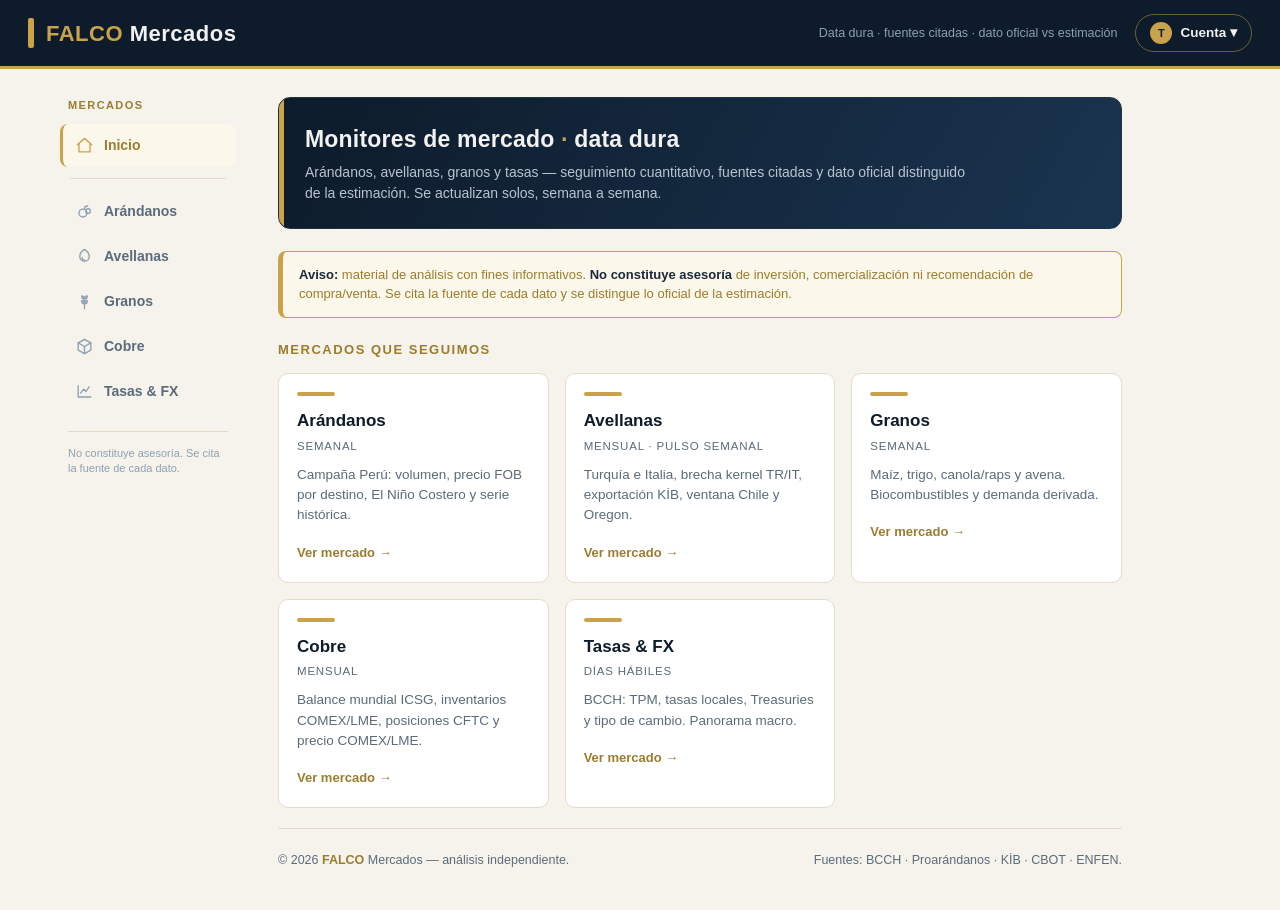
<file: index.html>
<!DOCTYPE html>
<html lang="es">
<head>
<meta charset="utf-8">
<meta name="viewport" content="width=device-width, initial-scale=1">
<title>Falco Mercados — Informes</title>
<link rel="stylesheet" href="assets/style.css">
</head>
<body>

<header class="topbar">
  <div class="brand">
    <div class="bar"></div>
    <h1><span class="gold">FALCO</span> Mercados</h1>
  </div>
  <div class="topright">
    <span class="tagline">Data dura · fuentes citadas · dato oficial vs estimación</span>
    <a class="acct" href="#"><span class="dot">T</span> Cuenta ▾</a>
  </div>
</header>

<div class="layout">
  <aside class="sidebar">
    <div class="side-label">Mercados</div>
    <nav>
      <a href="index.html" class="active"><svg class="ic" viewBox="0 0 24 24" fill="none" stroke="currentColor" stroke-width="1.7" stroke-linecap="round" stroke-linejoin="round"><path d="M3 11l9-8 9 8"/><path d="M5 10v10h14V10"/></svg>Inicio</a>
      <div class="side-div"></div>
      <a href="arandanos.html"><svg class="ic" viewBox="0 0 24 24" fill="none" stroke="currentColor" stroke-width="1.7" stroke-linecap="round" stroke-linejoin="round"><circle cx="10" cy="14" r="5"/><circle cx="16.5" cy="11.5" r="3"/><path d="M12 8.5c0-2 1.5-3.5 4-3.5"/></svg>Arándanos</a>
      <a href="avellanas.html"><svg class="ic" viewBox="0 0 24 24" fill="none" stroke="currentColor" stroke-width="1.7" stroke-linecap="round" stroke-linejoin="round"><path d="M12 3c4 2.5 6 5.5 6 9a6 6 0 0 1-12 0c0-3.5 2-6.5 6-9z"/><path d="M9 13.5c0 1.7 1.3 3 3 3"/></svg>Avellanas</a>
      <a href="granos.html"><svg class="ic" viewBox="0 0 24 24" fill="none" stroke="currentColor" stroke-width="1.7" stroke-linecap="round" stroke-linejoin="round"><path d="M12 21V7"/><path d="M12 9C10 9 8.5 7.5 8.5 5 11 5 12 6.5 12 9z"/><path d="M12 9c2 0 3.5-1.5 3.5-4C13 5 12 6.5 12 9z"/><path d="M12 15c-2 0-3.5-1.5-3.5-4 2.5 0 3.5 1.5 3.5 4z"/><path d="M12 15c2 0 3.5-1.5 3.5-4C13 11 12 12.5 12 15z"/></svg>Granos</a>
      <a href="cobre.html"><svg class="ic" viewBox="0 0 24 24" fill="none" stroke="currentColor" stroke-width="1.7" stroke-linecap="round" stroke-linejoin="round"><path d="M12 3l8 4.5v9L12 21l-8-4.5v-9z"/><path d="M4 7.5l8 4.5 8-4.5"/><path d="M12 12v9"/></svg>Cobre</a>
      <a href="tasas.html"><svg class="ic" viewBox="0 0 24 24" fill="none" stroke="currentColor" stroke-width="1.7" stroke-linecap="round" stroke-linejoin="round"><path d="M4 5v14h16"/><path d="M7 14l4-5 3 3 4-6"/></svg>Tasas &amp; FX</a>
    </nav>
    <div class="side-foot">No constituye asesoría. Se cita la fuente de cada dato.</div>
  </aside>

  <main class="main">
    <div class="hero">
      <h2>Monitores de mercado <span class="gold">·</span> data dura</h2>
      <p>Arándanos, avellanas, granos y tasas — seguimiento cuantitativo, fuentes citadas y dato oficial distinguido de la estimación. Se actualizan solos, semana a semana.</p>
    </div>
    <div class="disc">
      <strong>Aviso:</strong> material de análisis con fines informativos.
      <strong>No constituye asesoría</strong> de inversión, comercialización ni recomendación de compra/venta.
      Se cita la fuente de cada dato y se distingue lo oficial de la estimación.
    </div>

    <h2 class="sec">Mercados que seguimos</h2>
    <div class="grid">
      <a class="card" href="arandanos.html">
        <div class="top"></div><h3>Arándanos</h3>
        <div class="freq">Semanal</div>
        <p>Campaña Perú: volumen, precio FOB por destino, El Niño Costero y serie histórica.</p>
        <span class="go">Ver mercado</span>
      </a>
      <a class="card" href="avellanas.html">
        <div class="top"></div><h3>Avellanas</h3>
        <div class="freq">Mensual · pulso semanal</div>
        <p>Turquía e Italia, brecha kernel TR/IT, exportación KİB, ventana Chile y Oregon.</p>
        <span class="go">Ver mercado</span>
      </a>
      <a class="card" href="granos.html">
        <div class="top"></div><h3>Granos</h3>
        <div class="freq">Semanal</div>
        <p>Maíz, trigo, canola/raps y avena. Biocombustibles y demanda derivada.</p>
        <span class="go">Ver mercado</span>
      </a>
      <a class="card" href="cobre.html">
        <div class="top"></div><h3>Cobre</h3>
        <div class="freq">Mensual</div>
        <p>Balance mundial ICSG, inventarios COMEX/LME, posiciones CFTC y precio COMEX/LME.</p>
        <span class="go">Ver mercado</span>
      </a>
      <a class="card" href="tasas.html">
        <div class="top"></div><h3>Tasas &amp; FX</h3>
        <div class="freq">Días hábiles</div>
        <p>BCCH: TPM, tasas locales, Treasuries y tipo de cambio. Panorama macro.</p>
        <span class="go">Ver mercado</span>
      </a>
    </div>

    <footer>
      <div class="row">
        <span>© <span id="yr"></span> <span class="gold">FALCO</span> Mercados — análisis independiente.</span>
        <span>Fuentes: BCCH · Proarándanos · KİB · CBOT · ENFEN.</span>
      </div>
    </footer>
  </main>
</div>
<script>document.getElementById('yr').textContent=new Date().getFullYear();</script>
</body>
</html>
</file>
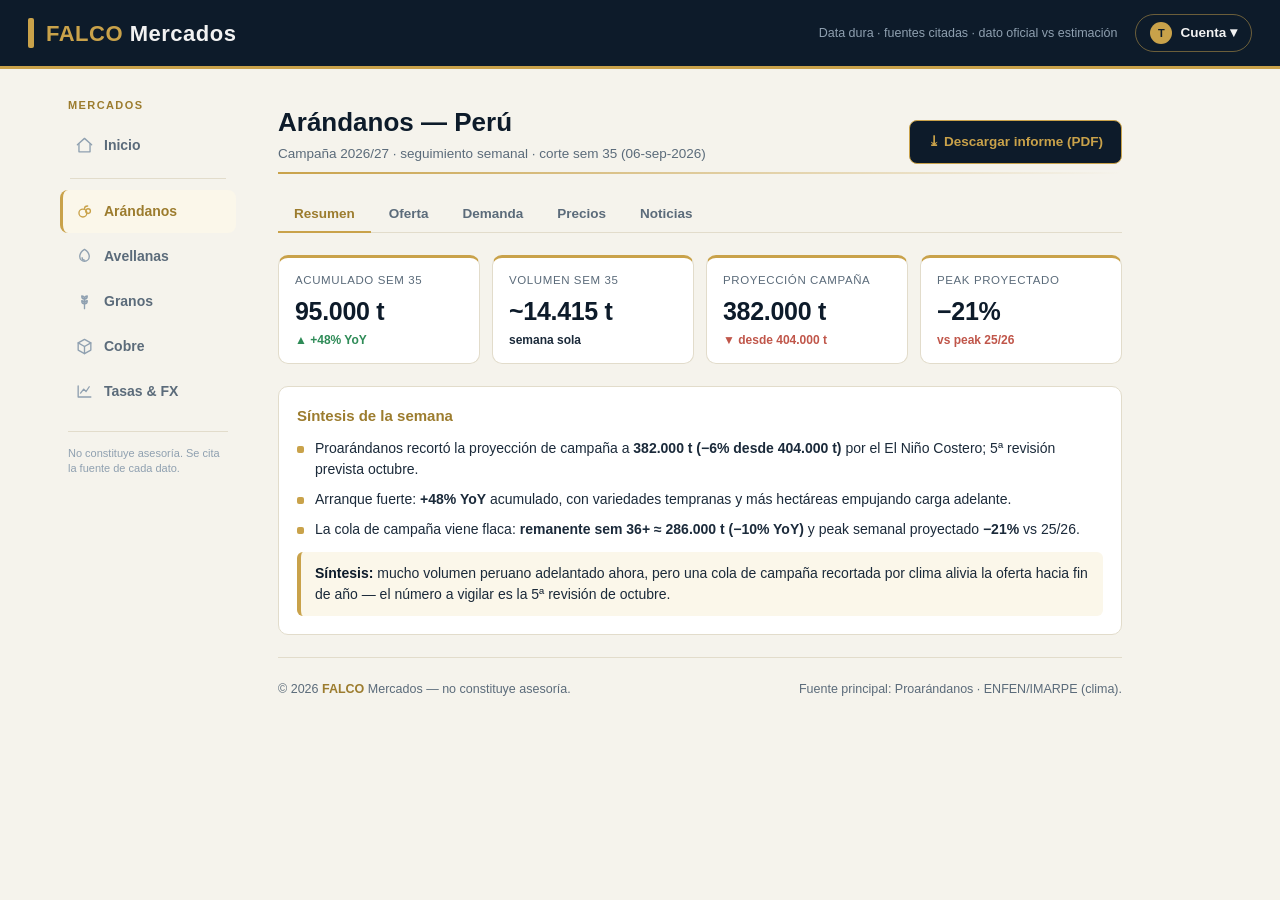
<file: arandanos.html>
<!DOCTYPE html>
<html lang="es">
<head>
<meta charset="utf-8">
<meta name="viewport" content="width=device-width, initial-scale=1">
<title>Falco Mercados — Arándanos</title>
<link rel="stylesheet" href="assets/style.css">
<script src="assets/chart.min.js"></script>
</head>
<body>

<header class="topbar">
  <div class="brand">
    <div class="bar"></div>
    <h1><span class="gold">FALCO</span> Mercados</h1>
  </div>
  <div class="topright">
    <span class="tagline">Data dura · fuentes citadas · dato oficial vs estimación</span>
    <a class="acct" href="#"><span class="dot">T</span> Cuenta ▾</a>
  </div>
</header>

<div class="layout">
  <aside class="sidebar">
    <div class="side-label">Mercados</div>
    <nav>
      <a href="index.html"><svg class="ic" viewBox="0 0 24 24" fill="none" stroke="currentColor" stroke-width="1.7" stroke-linecap="round" stroke-linejoin="round"><path d="M3 11l9-8 9 8"/><path d="M5 10v10h14V10"/></svg>Inicio</a>
      <div class="side-div"></div>
      <a href="arandanos.html" class="active"><svg class="ic" viewBox="0 0 24 24" fill="none" stroke="currentColor" stroke-width="1.7" stroke-linecap="round" stroke-linejoin="round"><circle cx="10" cy="14" r="5"/><circle cx="16.5" cy="11.5" r="3"/><path d="M12 8.5c0-2 1.5-3.5 4-3.5"/></svg>Arándanos</a>
      <a href="avellanas.html"><svg class="ic" viewBox="0 0 24 24" fill="none" stroke="currentColor" stroke-width="1.7" stroke-linecap="round" stroke-linejoin="round"><path d="M12 3c4 2.5 6 5.5 6 9a6 6 0 0 1-12 0c0-3.5 2-6.5 6-9z"/><path d="M9 13.5c0 1.7 1.3 3 3 3"/></svg>Avellanas</a>
      <a href="granos.html"><svg class="ic" viewBox="0 0 24 24" fill="none" stroke="currentColor" stroke-width="1.7" stroke-linecap="round" stroke-linejoin="round"><path d="M12 21V7"/><path d="M12 9C10 9 8.5 7.5 8.5 5 11 5 12 6.5 12 9z"/><path d="M12 9c2 0 3.5-1.5 3.5-4C13 5 12 6.5 12 9z"/><path d="M12 15c-2 0-3.5-1.5-3.5-4 2.5 0 3.5 1.5 3.5 4z"/><path d="M12 15c2 0 3.5-1.5 3.5-4C13 11 12 12.5 12 15z"/></svg>Granos</a>
      <a href="cobre.html"><svg class="ic" viewBox="0 0 24 24" fill="none" stroke="currentColor" stroke-width="1.7" stroke-linecap="round" stroke-linejoin="round"><path d="M12 3l8 4.5v9L12 21l-8-4.5v-9z"/><path d="M4 7.5l8 4.5 8-4.5"/><path d="M12 12v9"/></svg>Cobre</a>
      <a href="tasas.html"><svg class="ic" viewBox="0 0 24 24" fill="none" stroke="currentColor" stroke-width="1.7" stroke-linecap="round" stroke-linejoin="round"><path d="M4 5v14h16"/><path d="M7 14l4-5 3 3 4-6"/></svg>Tasas &amp; FX</a>
    </nav>
    <div class="side-foot">No constituye asesoría. Se cita la fuente de cada dato.</div>
  </aside>

  <main class="main">
    <div class="mkt-head">
      <div>
        <h2>Arándanos — Perú</h2>
        <div class="sub">Campaña 2026/27 · seguimiento semanal · corte sem 35 (06-sep-2026)</div>
      </div>
      <a class="btn-dl" href="informes/informe_peru_arandano_FALCO.pdf" download>Descargar informe (PDF)</a>
    </div>
    <div class="goldline"></div>

    <div class="subtabs">
      <button class="subtab" data-tab="resumen">Resumen</button>
      <button class="subtab" data-tab="oferta">Oferta</button>
      <button class="subtab" data-tab="demanda">Demanda</button>
      <button class="subtab" data-tab="precios">Precios</button>
      <button class="subtab" data-tab="noticias">Noticias</button>
    </div>

    <!-- RESUMEN -->
    <div class="tabpane" data-tab="resumen">
      <div class="stats">
        <div class="stat"><div class="k">Acumulado sem 35</div><div class="v">95.000 t</div><div class="d up">▲ +48% YoY</div></div>
        <div class="stat"><div class="k">Volumen sem 35</div><div class="v">~14.415 t</div><div class="d">semana sola</div></div>
        <div class="stat"><div class="k">Proyección campaña</div><div class="v">382.000 t</div><div class="d down">▼ desde 404.000 t</div></div>
        <div class="stat"><div class="k">Peak proyectado</div><div class="v">−21%</div><div class="d down">vs peak 25/26</div></div>
      </div>
      <div class="commentary">
        <h3>Síntesis de la semana</h3>
        <ul>
          <li>Proarándanos recortó la proyección de campaña a <strong>382.000 t (−6% desde 404.000 t)</strong> por el El Niño Costero; 5ª revisión prevista octubre.</li>
          <li>Arranque fuerte: <strong>+48% YoY</strong> acumulado, con variedades tempranas y más hectáreas empujando carga adelante.</li>
          <li>La cola de campaña viene flaca: <strong>remanente sem 36+ ≈ 286.000 t (−10% YoY)</strong> y peak semanal proyectado <strong>−21%</strong> vs 25/26.</li>
        </ul>
        <div class="lede"><strong>Síntesis:</strong> mucho volumen peruano adelantado ahora, pero una cola de campaña recortada por clima alivia la oferta hacia fin de año — el número a vigilar es la 5ª revisión de octubre.</div>
      </div>
    </div>

    <!-- OFERTA -->
    <div class="tabpane" data-tab="oferta">
      <div class="panel">
        <h3>Volumen acumulado y ritmo interanual</h3>
        <div class="cap">Barras = acumulado exportado (t). Línea = variación interanual (% YoY).</div>
        <div class="chartbox"><canvas id="chartVol"></canvas></div>
        <div class="src">Fuente: Proarándanos (reportes semanales). Sem 35 cifra de prensa redondeada.</div>
      </div>
      <div class="panel">
        <h3>Volumen semanal (t)</h3>
        <div class="cap">Exportación de la semana, derivada del delta de acumulado.</div>
        <div class="chartbox"><canvas id="chartWk"></canvas></div>
        <div class="src">Fuente: Proarándanos. Semanas sin dato semanal publicado se omiten.</div>
      </div>
      <div class="commentary">
        <h3>Oferta y clima</h3>
        <ul>
          <li>Proyección recortada a <strong>382.000 t</strong> (−22.000 t) por deterioro del <strong>El Niño Costero</strong>; ENFEN proyecta magnitud extraordinaria sep-2026→ene-2027.</li>
          <li>Remanente sem 36+ ≈ <strong>286.000 t (−10% YoY)</strong>: adelanto de carga con cola de campaña más delgada.</li>
          <li>Riesgo Botrytis en zona líder La Libertad (42,9% del área) por noches cálidas y lluvia sobre normal.</li>
        </ul>
      </div>
    </div>

    <!-- DEMANDA -->
    <div class="tabpane" data-tab="demanda">
      <div class="panel">
        <h3>Destino de la exportación (acum. sem 33)</h3>
        <div class="cap">Reparto por mercado del volumen acumulado. Último corte con desglose publicado.</div>
        <div class="chartbox"><canvas id="chartDest"></canvas></div>
        <div class="src">Fuente: Proarándanos sem 33 (23-ago-2026). El split sem 34/35 aún no se publica; se ancla honesto en sem 33.</div>
      </div>
      <div class="commentary">
        <h3>Lectura de demanda</h3>
        <ul>
          <li><strong>EEUU 43%</strong> (28.945 t, +114% YoY) sigue de motor pese al arancel 12,5%.</li>
          <li><strong>Europa 26%</strong> (17.189 t, +93% YoY) firme.</li>
          <li><strong>China 15%</strong> (9.694 t, −19% YoY): el único destino que cae, reacomodo tras su propia sobreoferta.</li>
        </ul>
      </div>
    </div>

    <!-- PRECIOS -->
    <div class="tabpane" data-tab="precios">
      <div class="panel">
        <h3>Precio FOB — referencia por mercado (US$/kg)</h3>
        <div class="cap">Promedio campaña 25/26 (referencia) vs 26/27 a la fecha.</div>
        <div class="chartbox"><canvas id="chartPrecio"></canvas></div>
        <div class="src">Fuente: Fluctuante (prom 25/26) · inteligencia de mercado (26/27, referencial n=1).</div>
      </div>
      <div class="commentary">
        <div class="lede"><span class="soon-note">Honestidad: el precio FOB semanal por mercado <strong>no es público gratis</strong>. La serie de precio 26/27 se construye semana a semana con cada dato real; hoy solo hay 1 punto referencial (sem 32: EEUU 6,45 / Europa 6,55). Los promedios 25/26 vienen de Fluctuante.</span></div>
      </div>
    </div>

    <!-- NOTICIAS -->
    <div class="tabpane" data-tab="noticias">
      <div class="newslist">
        <a href="https://redagricola.com/proarandanos-recorta-su-proyeccion-para-la-campana-2026-27-a-382-mil-toneladas/" target="_blank" rel="noopener">
          <div class="nt">Proarándanos recorta su proyección 2026/27 a 382 mil t</div>
          <div class="nm"><span class="fuente">Redagrícola</span> · sep-2026 · clima El Niño Costero como driver</div></a>
        <a href="https://blueberriesconsulting.com/proarandanos-reduce-a-382-mil-toneladas-la-proyeccion-de-exportaciones-de-arandanos-peruanos" target="_blank" rel="noopener">
          <div class="nt">Proarándanos reduce a 382 mil t la proyección de exportaciones</div>
          <div class="nm"><span class="fuente">Blueberries Consulting</span> · sep-2026 · 5ª revisión prevista octubre</div></a>
        <a href="https://revistalombriz.com.pe/arandanos-clima-recorta-exportacion-2027/" target="_blank" rel="noopener">
          <div class="nt">Clima recorta la exportación de arándanos en 22 mil t</div>
          <div class="nm"><span class="fuente">Revista Lombriz</span> · sep-2026 · impacto en peak de campaña</div></a>
        <a href="https://diariocorreo.pe/edicion/ica/ica-supera-las-9-mil-toneladas-de-arandanos-exportados-durante-la-campana-2026-2027-noticia/" target="_blank" rel="noopener">
          <div class="nt">Ica supera las 9 mil toneladas en la campaña 2026/27</div>
          <div class="nm"><span class="fuente">Diario Correo</span> · sep-2026 · arranque temprano fuerte del sur</div></a>
      </div>
    </div>

    <footer>
      <div class="row">
        <span>© <span id="yr"></span> <span class="gold">FALCO</span> Mercados — no constituye asesoría.</span>
        <span>Fuente principal: Proarándanos · ENFEN/IMARPE (clima).</span>
      </div>
    </footer>
  </main>
</div>

<script>
document.getElementById('yr').textContent=new Date().getFullYear();
const GOLD='#C9A24A',NAVY='#0D1B2A',BLUE='#3E6B8F',RED='#C0564A',GREEN='#2E8B57',GREY='#5B6B7A',LGREY='#8FA0B0',LINE='#E2DCCB';
Chart.defaults.font.family="-apple-system,Segoe UI,Roboto,Helvetica,Arial,sans-serif";
Chart.defaults.color=GREY;
const charts={};
function build(tab){
  if(tab==='oferta'&&!charts.vol){
    charts.vol=new Chart(document.getElementById('chartVol'),{
      data:{labels:['S29','S30','S32','S33','S34','S35'],
        datasets:[
          {type:'bar',label:'Acumulado (t)',data:[26709,33275,53465,66737,80585,95000],backgroundColor:BLUE+'CC',borderRadius:4,yAxisID:'y',order:2},
          {type:'line',label:'YoY (%)',data:[114,91,null,65,56,48],borderColor:RED,backgroundColor:RED,borderWidth:2,tension:.25,spanGaps:true,pointRadius:4,yAxisID:'y1',order:1}
        ]},
      options:{maintainAspectRatio:false,interaction:{mode:'index',intersect:false},
        plugins:{legend:{labels:{boxWidth:14,usePointStyle:true}}},
        scales:{y:{title:{display:true,text:'Acumulado (t)'},grid:{color:LINE}},
          y1:{position:'right',title:{display:true,text:'YoY (%)'},grid:{drawOnChartArea:false},ticks:{callback:v=>v+'%'}},
          x:{grid:{display:false}}}}});
    charts.wk=new Chart(document.getElementById('chartWk'),{
      type:'bar',data:{labels:['S30','S33','S34','S35'],datasets:[{label:'Volumen semanal (t)',data:[6491,12355,13848,14415],backgroundColor:GOLD,borderRadius:4}]},
      options:{maintainAspectRatio:false,plugins:{legend:{display:false}},
        scales:{y:{title:{display:true,text:'t / semana'},grid:{color:LINE}},x:{grid:{display:false}}}}});
  }
  if(tab==='demanda'&&!charts.dest){
    charts.dest=new Chart(document.getElementById('chartDest'),{
      type:'doughnut',
      data:{labels:['EEUU','Europa','China','Otros'],
        datasets:[{data:[28945,17189,9694,10909],backgroundColor:[BLUE,GREEN,GOLD,LGREY],borderWidth:2,borderColor:'#fff'}]},
      options:{maintainAspectRatio:false,cutout:'58%',
        plugins:{legend:{position:'right',labels:{boxWidth:14,usePointStyle:true,padding:14}},
          tooltip:{callbacks:{label:c=>' '+c.label+': '+c.parsed.toLocaleString('es')+' t ('+Math.round(c.parsed/66737*100)+'%)'}}}}});
  }
  if(tab==='precios'&&!charts.precio){
    charts.precio=new Chart(document.getElementById('chartPrecio'),{
      type:'bar',
      data:{labels:['EEUU','Europa'],
        datasets:[
          {label:'Prom 25/26',data:[6.46,6.42],backgroundColor:LGREY,borderRadius:4},
          {label:'26/27 a la fecha',data:[6.45,6.55],backgroundColor:GOLD,borderRadius:4}
        ]},
      options:{maintainAspectRatio:false,
        plugins:{legend:{labels:{boxWidth:14,usePointStyle:true}},
          tooltip:{callbacks:{label:c=>' '+c.dataset.label+': US$'+c.parsed.y.toFixed(2)+'/kg'}}},
        scales:{y:{title:{display:true,text:'US$/kg'},min:5.5,max:7,grid:{color:LINE}},x:{grid:{display:false}}}}});
  }
  Object.values(charts).forEach(c=>c.resize());
}
function show(tab){
  document.querySelectorAll('.subtab').forEach(b=>b.classList.toggle('active',b.dataset.tab===tab));
  document.querySelectorAll('.tabpane').forEach(p=>p.classList.toggle('active',p.dataset.tab===tab));
  build(tab);
}
document.querySelectorAll('.subtab').forEach(b=>b.addEventListener('click',()=>show(b.dataset.tab)));
show('resumen');
</script>
</body>
</html>
</file>
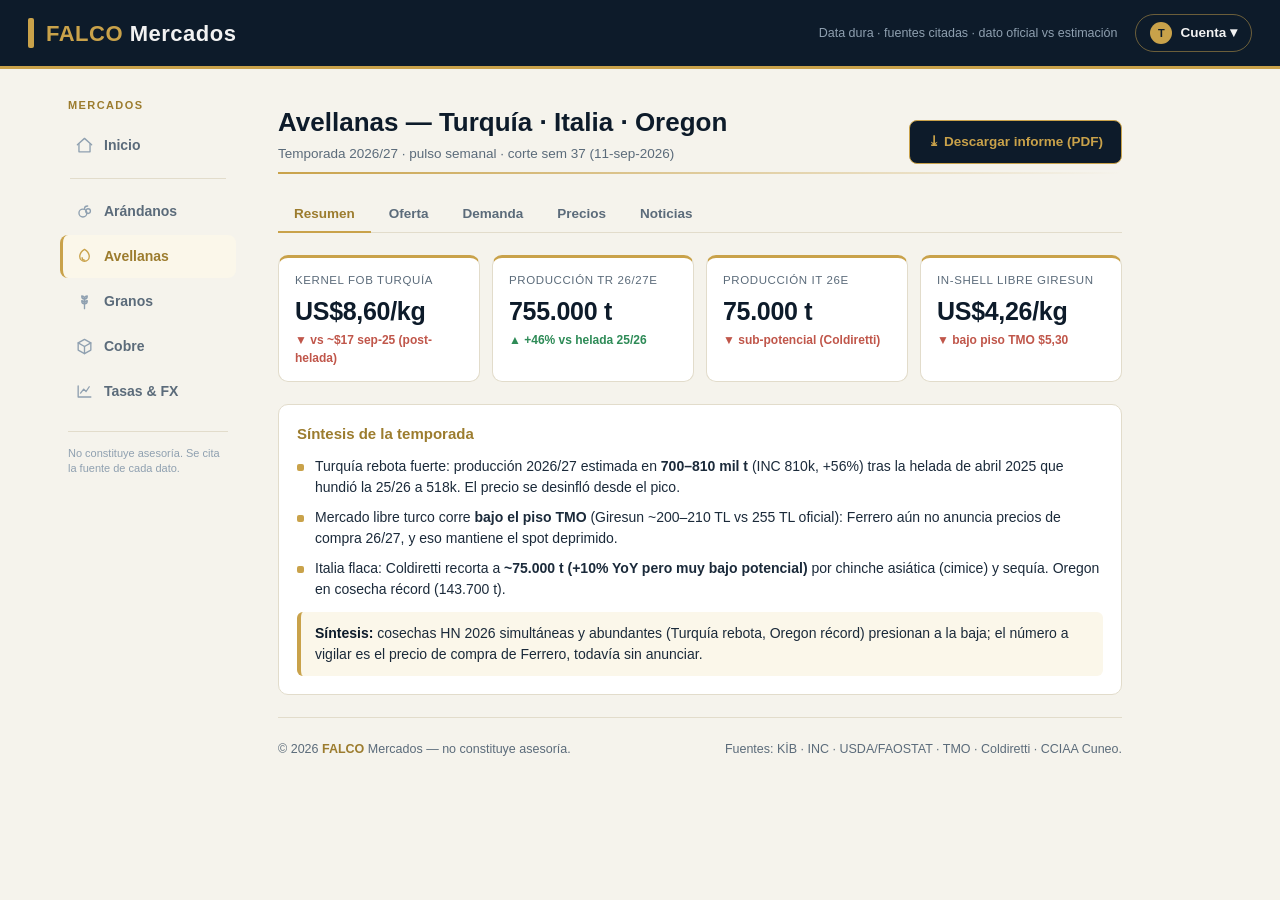
<file: avellanas.html>
<!DOCTYPE html>
<html lang="es">
<head>
<meta charset="utf-8">
<meta name="viewport" content="width=device-width, initial-scale=1">
<title>Falco Mercados — Avellanas</title>
<link rel="stylesheet" href="assets/style.css">
<script src="assets/chart.min.js"></script>
</head>
<body>

<header class="topbar">
  <div class="brand">
    <div class="bar"></div>
    <h1><span class="gold">FALCO</span> Mercados</h1>
  </div>
  <div class="topright">
    <span class="tagline">Data dura · fuentes citadas · dato oficial vs estimación</span>
    <a class="acct" href="#"><span class="dot">T</span> Cuenta ▾</a>
  </div>
</header>

<div class="layout">
  <aside class="sidebar">
    <div class="side-label">Mercados</div>
    <nav>
      <a href="index.html"><svg class="ic" viewBox="0 0 24 24" fill="none" stroke="currentColor" stroke-width="1.7" stroke-linecap="round" stroke-linejoin="round"><path d="M3 11l9-8 9 8"/><path d="M5 10v10h14V10"/></svg>Inicio</a>
      <div class="side-div"></div>
      <a href="arandanos.html"><svg class="ic" viewBox="0 0 24 24" fill="none" stroke="currentColor" stroke-width="1.7" stroke-linecap="round" stroke-linejoin="round"><circle cx="10" cy="14" r="5"/><circle cx="16.5" cy="11.5" r="3"/><path d="M12 8.5c0-2 1.5-3.5 4-3.5"/></svg>Arándanos</a>
      <a href="avellanas.html" class="active"><svg class="ic" viewBox="0 0 24 24" fill="none" stroke="currentColor" stroke-width="1.7" stroke-linecap="round" stroke-linejoin="round"><path d="M12 3c4 2.5 6 5.5 6 9a6 6 0 0 1-12 0c0-3.5 2-6.5 6-9z"/><path d="M9 13.5c0 1.7 1.3 3 3 3"/></svg>Avellanas</a>
      <a href="granos.html"><svg class="ic" viewBox="0 0 24 24" fill="none" stroke="currentColor" stroke-width="1.7" stroke-linecap="round" stroke-linejoin="round"><path d="M12 21V7"/><path d="M12 9C10 9 8.5 7.5 8.5 5 11 5 12 6.5 12 9z"/><path d="M12 9c2 0 3.5-1.5 3.5-4C13 5 12 6.5 12 9z"/><path d="M12 15c-2 0-3.5-1.5-3.5-4 2.5 0 3.5 1.5 3.5 4z"/><path d="M12 15c2 0 3.5-1.5 3.5-4C13 11 12 12.5 12 15z"/></svg>Granos</a>
      <a href="cobre.html"><svg class="ic" viewBox="0 0 24 24" fill="none" stroke="currentColor" stroke-width="1.7" stroke-linecap="round" stroke-linejoin="round"><path d="M12 3l8 4.5v9L12 21l-8-4.5v-9z"/><path d="M4 7.5l8 4.5 8-4.5"/><path d="M12 12v9"/></svg>Cobre</a>
      <a href="tasas.html"><svg class="ic" viewBox="0 0 24 24" fill="none" stroke="currentColor" stroke-width="1.7" stroke-linecap="round" stroke-linejoin="round"><path d="M4 5v14h16"/><path d="M7 14l4-5 3 3 4-6"/></svg>Tasas &amp; FX</a>
    </nav>
    <div class="side-foot">No constituye asesoría. Se cita la fuente de cada dato.</div>
  </aside>

  <main class="main">
    <div class="mkt-head">
      <div>
        <h2>Avellanas — Turquía · Italia · Oregon</h2>
        <div class="sub">Temporada 2026/27 · pulso semanal · corte sem 37 (11-sep-2026)</div>
      </div>
      <a class="btn-dl" href="informes/informe_avellanas_FALCO.pdf" download>Descargar informe (PDF)</a>
    </div>
    <div class="goldline"></div>

    <div class="subtabs">
      <button class="subtab" data-tab="resumen">Resumen</button>
      <button class="subtab" data-tab="oferta">Oferta</button>
      <button class="subtab" data-tab="demanda">Demanda</button>
      <button class="subtab" data-tab="precios">Precios</button>
      <button class="subtab" data-tab="noticias">Noticias</button>
    </div>

    <!-- RESUMEN -->
    <div class="tabpane" data-tab="resumen">
      <div class="stats">
        <div class="stat"><div class="k">Kernel FOB Turquía</div><div class="v">US$8,60/kg</div><div class="d down">▼ vs ~$17 sep-25 (post-helada)</div></div>
        <div class="stat"><div class="k">Producción TR 26/27E</div><div class="v">755.000 t</div><div class="d up">▲ +46% vs helada 25/26</div></div>
        <div class="stat"><div class="k">Producción IT 26E</div><div class="v">75.000 t</div><div class="d down">▼ sub-potencial (Coldiretti)</div></div>
        <div class="stat"><div class="k">In-shell libre Giresun</div><div class="v">US$4,26/kg</div><div class="d down">▼ bajo piso TMO $5,30</div></div>
      </div>
      <div class="commentary">
        <h3>Síntesis de la temporada</h3>
        <ul>
          <li>Turquía rebota fuerte: producción 2026/27 estimada en <strong>700–810 mil t</strong> (INC 810k, +56%) tras la helada de abril 2025 que hundió la 25/26 a 518k. El precio se desinfló desde el pico.</li>
          <li>Mercado libre turco corre <strong>bajo el piso TMO</strong> (Giresun ~200–210 TL vs 255 TL oficial): Ferrero aún no anuncia precios de compra 26/27, y eso mantiene el spot deprimido.</li>
          <li>Italia flaca: Coldiretti recorta a <strong>~75.000 t (+10% YoY pero muy bajo potencial)</strong> por chinche asiática (cimice) y sequía. Oregon en cosecha récord (143.700 t).</li>
        </ul>
        <div class="lede"><strong>Síntesis:</strong> cosechas HN 2026 simultáneas y abundantes (Turquía rebota, Oregon récord) presionan a la baja; el número a vigilar es el precio de compra de Ferrero, todavía sin anunciar.</div>
      </div>
    </div>

    <!-- OFERTA -->
    <div class="tabpane" data-tab="oferta">
      <div class="panel">
        <h3>Oferta mundial de avellana por país (mil t, in-shell)</h3>
        <div class="cap">Reparto de la producción mundial. Turquía concentra ~65%. Foto consistente FAOSTAT 2023 (última con todos los orígenes comparables en la misma base).</div>
        <div class="chartbox"><canvas id="chartWorld"></canvas></div>
        <div class="src">Fuente: FAOSTAT 2023 (in-shell). Chile aparece con 65.647 t; la campaña 2026 ya es bastante mayor (ver detalle por origen abajo).</div>
      </div>
      <div class="panel">
        <h3>Los cuatro orígenes que le importan a Chile</h3>
        <div class="cap">Trayectoria por origen (mil t, in-shell). Turquía fija el precio, Italia marca la calidad, Oregon y Chile son los que más crecen.</div>
        <div class="quad">
          <div class="qbox"><canvas id="chTR"></canvas></div>
          <div class="qbox"><canvas id="chIT"></canvas></div>
          <div class="qbox"><canvas id="chCL"></canvas></div>
          <div class="qbox"><canvas id="chOR"></canvas></div>
        </div>
        <div class="src">Fuente: INC/USDA FAS/FAOSTAT/TMO (Turquía, Italia) · USDA NASS (Oregon) · FAOSTAT/USDA FAS (Chile). Sufijo E = estimación (cosecha en curso). Chile 2025 sin cierre limpio por heladas; 26E ~120k es estimación INC (salto por nuevas plantaciones).</div>
      </div>
      <div class="commentary">
        <h3>Oferta y clima</h3>
        <ul>
          <li>Turquía: TMO abrió depósitos 24-ago con piso <strong>255 TL/kg Giresun (~$5,30)</strong>; rebote a 700–810 mil t, pero riesgo bajista por chinche (cimice) y sequía en secano.</li>
          <li>Italia: cosecha ~1 semana adelantada por calor; daño dominante de cimice asiática (~200 mln EUR). Recorte a ~75k t; listini oficiales 2026 aún sin publicar.</li>
          <li>Chile: <strong>2º productor/exportador mundial</strong>, creciendo fuerte (73k t en 2024 → ~120k est. 2026, &gt;60 mil ha plantadas). Ferrero/AgriChile como ancla.</li>
          <li>Oregon: cosecha récord en curso (143,7k t), <strong>sin precio HGBA firmado</strong> — mercado global "congelado" (standoff).</li>
        </ul>
      </div>
    </div>

    <!-- DEMANDA -->
    <div class="tabpane" data-tab="demanda">
      <div class="panel">
        <h3>Exportación turca por país de destino (temporada 2025/26)</h3>
        <div class="cap">Volumen kernel-equivalente (Ton/İç). Alemania y Ferrero marcan el tono.</div>
        <div class="chartbox"><canvas id="chartDest"></canvas></div>
        <div class="src">Fuente: KİB (boletín mensual bulten25-26.pdf), export total 25/26 = 197.086 t / US$2,51B.</div>
      </div>
      <div class="commentary">
        <h3>Lectura de demanda</h3>
        <ul>
          <li><strong>Alemania 56.336 t</strong> (US$12,97/kg) sigue #1 — hub de Ferrero — pero cayó −29% YoY por precios altos de la temporada de helada.</li>
          <li><strong>Italia 31.201 t</strong> (−54% YoY): el mayor recorte de volumen, castigado por el precio récord 25/26.</li>
          <li>La temporada 25/26 exportó <strong>solo 197.086 t</strong> (mínimo reciente) pero por US$2,51B: menos kilos, precio realizado récord de <strong>US$12,73/kg</strong>.</li>
        </ul>
      </div>
    </div>

    <!-- PRECIOS -->
    <div class="tabpane" data-tab="precios">
      <div class="panel">
        <h3>Precio AgriChile al productor en Chile, por variedad (US$/kg en cáscara)</h3>
        <div class="cap">Derivado del kernel KİB ponderado sep–feb × rendimiento × ajuste de calidad. Giffoni: resa 45% + prima +16%. Barcelona: resa 40%, sin prima.</div>
        <div class="chartbox"><canvas id="chartChile"></canvas></div>
        <div class="src">Fuente: fórmula AgriChile (resa/ajuste por variedad) sobre kernel oficial KİB ponderado sep–feb. 2026/27E usa el kernel FOB spot de Turquía (~US$8,60/kg, 11-sep-2026) como proxy: es piso-referencia, Ferrero aún no fija precio 26/27.</div>
      </div>
      <div class="panel">
        <h3>Precio kernel export Turquía (KİB), mes a mes por temporada (US$/kg)</h3>
        <div class="cap">Precio realizado de exportación turca (valor/volumen kernel-eq) por mes. Es la base que gatilla el precio pagado en Chile.</div>
        <div class="chartbox"><canvas id="chartKib"></canvas></div>
        <div class="src">Fuente: KİB — Sezonlara Göre Aylık İhracat Rakamları (sezonluk25-26.pdf). Kernel US$/kg = valor exportado / volumen (Ton/İç). Refrescado mensual.</div>
      </div>
      <div class="panel">
        <h3>Cotización oficial Cuneo — última semana (EUR/punto resa)</h3>
        <div class="cap" id="cuneoCap">Precio a la producción por variedad, en cáscara (sistema "punto resa"), IVA 4% excluida.</div>
        <div class="chartbox"><canvas id="chartCuneo"></canvas></div>
        <div class="src">Fuente: Camera di Commercio di Cuneo — Listino prezzi all'ingrosso (cuneoprezzi.it). Cotización oficial semanal validada por la Commissione prezzi nocciole. Variedades del Piemonte (norte de Italia).</div>
      </div>
      <div class="panel">
        <h3>Evolución semanal — cotización Cuneo por variedad</h3>
        <div class="cap">Serie construida semana a semana desde el listino oficial de Cuneo (se alimenta automáticamente cada semana).</div>
        <div class="chartbox"><canvas id="chartCuneoSerie"></canvas></div>
        <div class="src">Fuente: Camera di Commercio di Cuneo (cuneoprezzi.it), listino semanal. EUR/punto resa, IVA 4% excluida.</div>
      </div>
      <script id="cuneoData" type="application/json">{"unidad": "EUR/punto resa", "nota": "Prezzi alla produzione - IVA 4% esclusa. Variedades Piemonte (norte de Italia).", "actualizado": "2026-09-13", "rilevazioni": [{"periodo": "27 gennaio al 23 febbraio 2026", "commissione": "2026-02-24", "variedades": {"Piemonte I.G.P.": 14.4, "Tonda Gentile Trilobata": 12.3, "Piemonte I.G.P. delle Langhe": 14.7}}]}</script>
      <div class="panel">
        <h3>Brecha de precio kernel Turquía vs Italia (US$/kg, anual)</h3>
        <div class="cap">Precio kernel por año de cosecha. Turquía = export realizado; Italia = Piemonte IGP a punto resa.</div>
        <div class="chartbox"><canvas id="chartGap"></canvas></div>
        <div class="src">Fuente: KİB/TurkStat (TR realizado) · Camera Commercio Cuneo (Piemonte IGP) · EUR/USD medio anual (ECB). Bases distintas: la brecha mide prima calidad/origen.</div>
      </div>
      <div class="commentary">
        <h3>Lectura de precios</h3>
        <ul>
          <li>La <strong>prima italiana</strong> sobre Turquía es estructural (calidad Tonda Gentile IGP) pero volátil: +54% en 2024, +28% en 2025.</li>
          <li>Spot actual (11-sep): kernel FOB Turquía <strong>~US$8,60/kg</strong> (plano vs agosto); sgusciato italiano ~US$13,3/kg (carry, listini 2026 sin publicar).</li>
          <li>Precio Chile (Agrichile) se deriva del kernel KİB ponderado sep–feb; estimación 26/27 usa el spot de hoy (~$8,60) como piso-referencia, no cerrado.</li>
        </ul>
      </div>
    </div>

    <!-- NOTICIAS -->
    <div class="tabpane" data-tab="noticias">
      <div class="newslist">
        <a href="https://kib.org.tr/files/downloads/bulten25-26.pdf" target="_blank" rel="noopener">
          <div class="nt">KİB — Boletín mensual de exportación de avellana turca (25/26)</div>
          <div class="nm"><span class="fuente">KİB (oficial)</span> · precio y volumen realizado por país y producto</div></a>
        <a href="https://kib.org.tr/files/downloads/sezonluk25-26.pdf" target="_blank" rel="noopener">
          <div class="nt">KİB — Exportación mensual por temporada (sezonluk 25/26)</div>
          <div class="nm"><span class="fuente">KİB (oficial)</span> · ventana sep–feb, proxy del precio Agrichile</div></a>
        <a href="https://www.oregonhazelnuts.org/" target="_blank" rel="noopener">
          <div class="nt">Oregon Hazelnuts — Subjective Yield Survey 2026</div>
          <div class="nm"><span class="fuente">USDA NASS / Oregon Hazelnuts</span> · cosecha récord 143.700 t est.</div></a>
      </div>
      <div class="commentary">
        <div class="lede"><span class="soon-note">Honestidad: por ahora la pestaña de Noticias apunta a las <strong>fuentes primarias oficiales</strong> (KİB, USDA/Oregon). El feed de prensa curada (FreshPlaza, Coldiretti, Gazzetta d'Alba) se está montando semana a semana.</span></div>
      </div>
    </div>

    <footer>
      <div class="row">
        <span>© <span id="yr"></span> <span class="gold">FALCO</span> Mercados — no constituye asesoría.</span>
        <span>Fuentes: KİB · INC · USDA/FAOSTAT · TMO · Coldiretti · CCIAA Cuneo.</span>
      </div>
    </footer>
  </main>
</div>

<script>
document.getElementById('yr').textContent=new Date().getFullYear();
const GOLD='#C9A24A',NAVY='#0D1B2A',BLUE='#3E6B8F',RED='#C0564A',GREEN='#2E8B57',GREY='#5B6B7A',LGREY='#8FA0B0',LINE='#E2DCCB';
Chart.defaults.font.family="-apple-system,Segoe UI,Roboto,Helvetica,Arial,sans-serif";
Chart.defaults.color=GREY;
const charts={};
function build(tab){
  if(tab==='oferta'&&!charts.world){
    charts.world=new Chart(document.getElementById('chartWorld'),{
      type:'bar',
      data:{labels:['Turquía','Italia','EEUU','Azerbaiyán','Chile','Georgia','China','Irán','España'],
        datasets:[{label:'Producción (mil t)',data:[650,102.7,85.5,75.4,65.6,36.9,24.8,13.6,6.8],
          backgroundColor:['#3E6B8F','#7A8C9C','#7A8C9C','#7A8C9C',GOLD,'#7A8C9C','#7A8C9C','#7A8C9C','#7A8C9C'],borderRadius:4}]},
      options:{maintainAspectRatio:false,plugins:{legend:{display:false},
          tooltip:{callbacks:{label:c=>' '+c.parsed.y.toLocaleString('es')+' mil t ('+Math.round(c.parsed.y/1061.3*100)+'% mundial)'}}},
        scales:{y:{title:{display:true,text:'mil t (in-shell)'},grid:{color:LINE}},x:{grid:{display:false}}}}});
    const mini=(id,title,labels,data,color)=>new Chart(document.getElementById(id),{
      type:'bar',data:{labels,datasets:[{data,backgroundColor:color,borderRadius:3}]},
      options:{maintainAspectRatio:false,
        plugins:{legend:{display:false},title:{display:true,text:title,color:'#0D1B2A',font:{size:13,weight:'700'}},
          tooltip:{callbacks:{label:c=>' '+c.parsed.y.toLocaleString('es')+' mil t'}}},
        scales:{y:{grid:{color:LINE},ticks:{font:{size:10}}},x:{grid:{display:false},ticks:{font:{size:10}}}}}});
    charts.tr=mini('chTR','Turquía',['22/23','23/24','24/25','25/26','26/27E'],[765,700,650,518,755],'#3E6B8F');
    charts.it=mini('chIT','Italia',['2022','2023','2024','2025','2026E'],[120,102.7,120.5,115,75],GREEN);
    charts.cl=mini('chCL','Chile',['2021','2022','2023','2024','2026E'],[52.1,54,65.6,73.3,120],GOLD);
    charts.or=mini('chOR','Oregon (EEUU)',['2021','2022','2023','2024','2025','2026E'],[77.7,77.5,94.2,96.8,121.5,143.7],RED);
  }
  if(tab==='demanda'&&!charts.dest){
    charts.dest=new Chart(document.getElementById('chartDest'),{
      type:'doughnut',
      data:{labels:['Alemania','Italia','Francia','Holanda','España','Otros'],
        datasets:[{data:[56336,31201,10500,9064,9033,80952],backgroundColor:[BLUE,GOLD,RED,GREEN,'#7A8C9C',LGREY],borderWidth:2,borderColor:'#fff'}]},
      options:{maintainAspectRatio:false,cutout:'58%',
        plugins:{legend:{position:'right',labels:{boxWidth:14,usePointStyle:true,padding:12}},
          tooltip:{callbacks:{label:c=>' '+c.label+': '+c.parsed.toLocaleString('es')+' t ('+Math.round(c.parsed/197086*100)+'%)'}}}}});
  }
  if(tab==='precios'&&!charts.gap){
    charts.chile=new Chart(document.getElementById('chartChile'),{
      type:'bar',
      data:{labels:['2022/23','2023/24','2024/25','2025/26','2026/27E'],
        datasets:[
          {label:'Giffoni (resa 45% +16%)',data:[3.05,3.78,4.25,6.61,4.49],backgroundColor:GOLD,borderRadius:4},
          {label:'Barcelona (resa 40%)',data:[2.34,2.90,3.26,5.07,3.44],backgroundColor:BLUE,borderRadius:4}
        ]},
      options:{maintainAspectRatio:false,
        plugins:{legend:{labels:{boxWidth:14,usePointStyle:true}},
          tooltip:{callbacks:{label:c=>' '+c.dataset.label+': US$'+c.parsed.y.toFixed(2)+'/kg cáscara'}}},
        scales:{y:{title:{display:true,text:'US$/kg en cáscara'},grid:{color:LINE}},x:{grid:{display:false}}}}});
    const MK=['Sep','Oct','Nov','Dic','Ene','Feb','Mar','Abr','May','Jun','Jul','Ago'];
    charts.kib=new Chart(document.getElementById('chartKib'),{
      type:'line',
      data:{labels:MK,datasets:[
        {label:'2022/23',data:[5.41,5.68,5.70,5.86,6.24,6.40,6.47,6.42,6.44,6.18,5.89,5.98],borderColor:LGREY,backgroundColor:LGREY,borderWidth:1.5,tension:.25,pointRadius:2},
        {label:'2023/24',data:[6.25,6.90,7.32,7.49,7.70,7.68,8.24,8.35,8.45,8.36,8.39,8.33],borderColor:GREEN,backgroundColor:GREEN,borderWidth:1.5,tension:.25,pointRadius:2},
        {label:'2024/25',data:[7.93,8.09,8.20,8.26,8.15,8.19,8.24,8.22,8.37,8.64,8.84,8.90],borderColor:BLUE,backgroundColor:BLUE,borderWidth:2,tension:.25,pointRadius:2},
        {label:'2025/26',data:[10.34,11.88,12.94,13.76,13.48,13.43,14.22,14.25,13.24,12.37,10.94,10.26],borderColor:RED,backgroundColor:RED,borderWidth:2.5,tension:.25,pointRadius:3}
      ]},
      options:{maintainAspectRatio:false,interaction:{mode:'index',intersect:false},
        plugins:{legend:{labels:{boxWidth:14,usePointStyle:true}},
          tooltip:{callbacks:{label:c=>' '+c.dataset.label+': US$'+c.parsed.y.toFixed(2)+'/kg'}}},
        scales:{y:{title:{display:true,text:'US$/kg kernel'},grid:{color:LINE}},x:{grid:{display:false}}}}});
    const CU=JSON.parse(document.getElementById('cuneoData').textContent);
    const ril=CU.rilevazioni||[];
    const COL={'Piemonte I.G.P.':GOLD,'Tonda Gentile Trilobata':GREEN,'Piemonte I.G.P. delle Langhe':BLUE};
    if(ril.length){
      const last=ril[ril.length-1];
      const cap=document.getElementById('cuneoCap');
      if(cap)cap.textContent='Rilevazione '+last.periodo+' · precio a la producción por variedad, en cáscara ("punto resa"), IVA 4% excluida. Es la última comisión publicada: Cuneo cotiza en campaña (sep–feb) y retoma con la nueva cosecha (~oct–nov).';
      const vk=Object.keys(last.variedades);
      charts.cuneo=new Chart(document.getElementById('chartCuneo'),{
        type:'bar',indexAxis:'y',
        data:{labels:vk,datasets:[{data:vk.map(k=>last.variedades[k]),
          backgroundColor:vk.map(k=>COL[k]||'#7A8C9C'),borderRadius:4,barThickness:26}]},
        options:{maintainAspectRatio:false,indexAxis:'y',
          plugins:{legend:{display:false},
            tooltip:{callbacks:{label:c=>' '+c.parsed.x.toFixed(2)+' €/punto resa'}}},
          scales:{x:{title:{display:true,text:'EUR / punto resa'},grid:{color:LINE}},y:{grid:{display:false}}}}});
      const names=[...new Set(ril.flatMap(r=>Object.keys(r.variedades)))];
      charts.cuneoSerie=new Chart(document.getElementById('chartCuneoSerie'),{
        type:'line',
        data:{labels:ril.map(r=>r.commissione),
          datasets:names.map(n=>({label:n,data:ril.map(r=>r.variedades[n]??null),
            borderColor:COL[n]||'#7A8C9C',backgroundColor:COL[n]||'#7A8C9C',borderWidth:2,tension:.2,pointRadius:3,spanGaps:true}))},
        options:{maintainAspectRatio:false,interaction:{mode:'index',intersect:false},
          plugins:{legend:{labels:{boxWidth:14,usePointStyle:true}},
            tooltip:{callbacks:{label:c=>' '+c.dataset.label+': '+c.parsed.y.toFixed(2)+' €/pr'}}},
          scales:{y:{title:{display:true,text:'EUR / punto resa'},grid:{color:LINE}},x:{grid:{display:false}}}}});
    }
    charts.gap=new Chart(document.getElementById('chartGap'),{
      data:{labels:['2020','2021','2022','2023','2024','2025'],
        datasets:[
          {type:'line',label:'Turquía (kernel)',data:[6.8,5.6,6.0,7.74,8.28,12.73],borderColor:BLUE,backgroundColor:BLUE,borderWidth:2,tension:.25,pointRadius:4},
          {type:'line',label:'Italia (Piemonte IGP)',data:[7.08,11.77,7.74,8.11,12.77,16.28],borderColor:GOLD,backgroundColor:GOLD,borderWidth:2,tension:.25,pointRadius:4}
        ]},
      options:{maintainAspectRatio:false,interaction:{mode:'index',intersect:false},
        plugins:{legend:{labels:{boxWidth:14,usePointStyle:true}},
          tooltip:{callbacks:{label:c=>' '+c.dataset.label+': US$'+c.parsed.y.toFixed(2)+'/kg'}}},
        scales:{y:{title:{display:true,text:'US$/kg kernel'},grid:{color:LINE}},x:{grid:{display:false}}}}});
  }
  Object.values(charts).forEach(c=>c.resize());
}
function show(tab){
  document.querySelectorAll('.subtab').forEach(b=>b.classList.toggle('active',b.dataset.tab===tab));
  document.querySelectorAll('.tabpane').forEach(p=>p.classList.toggle('active',p.dataset.tab===tab));
  build(tab);
}
document.querySelectorAll('.subtab').forEach(b=>b.addEventListener('click',()=>show(b.dataset.tab)));
show('resumen');
</script>
</body>
</html>
</file>
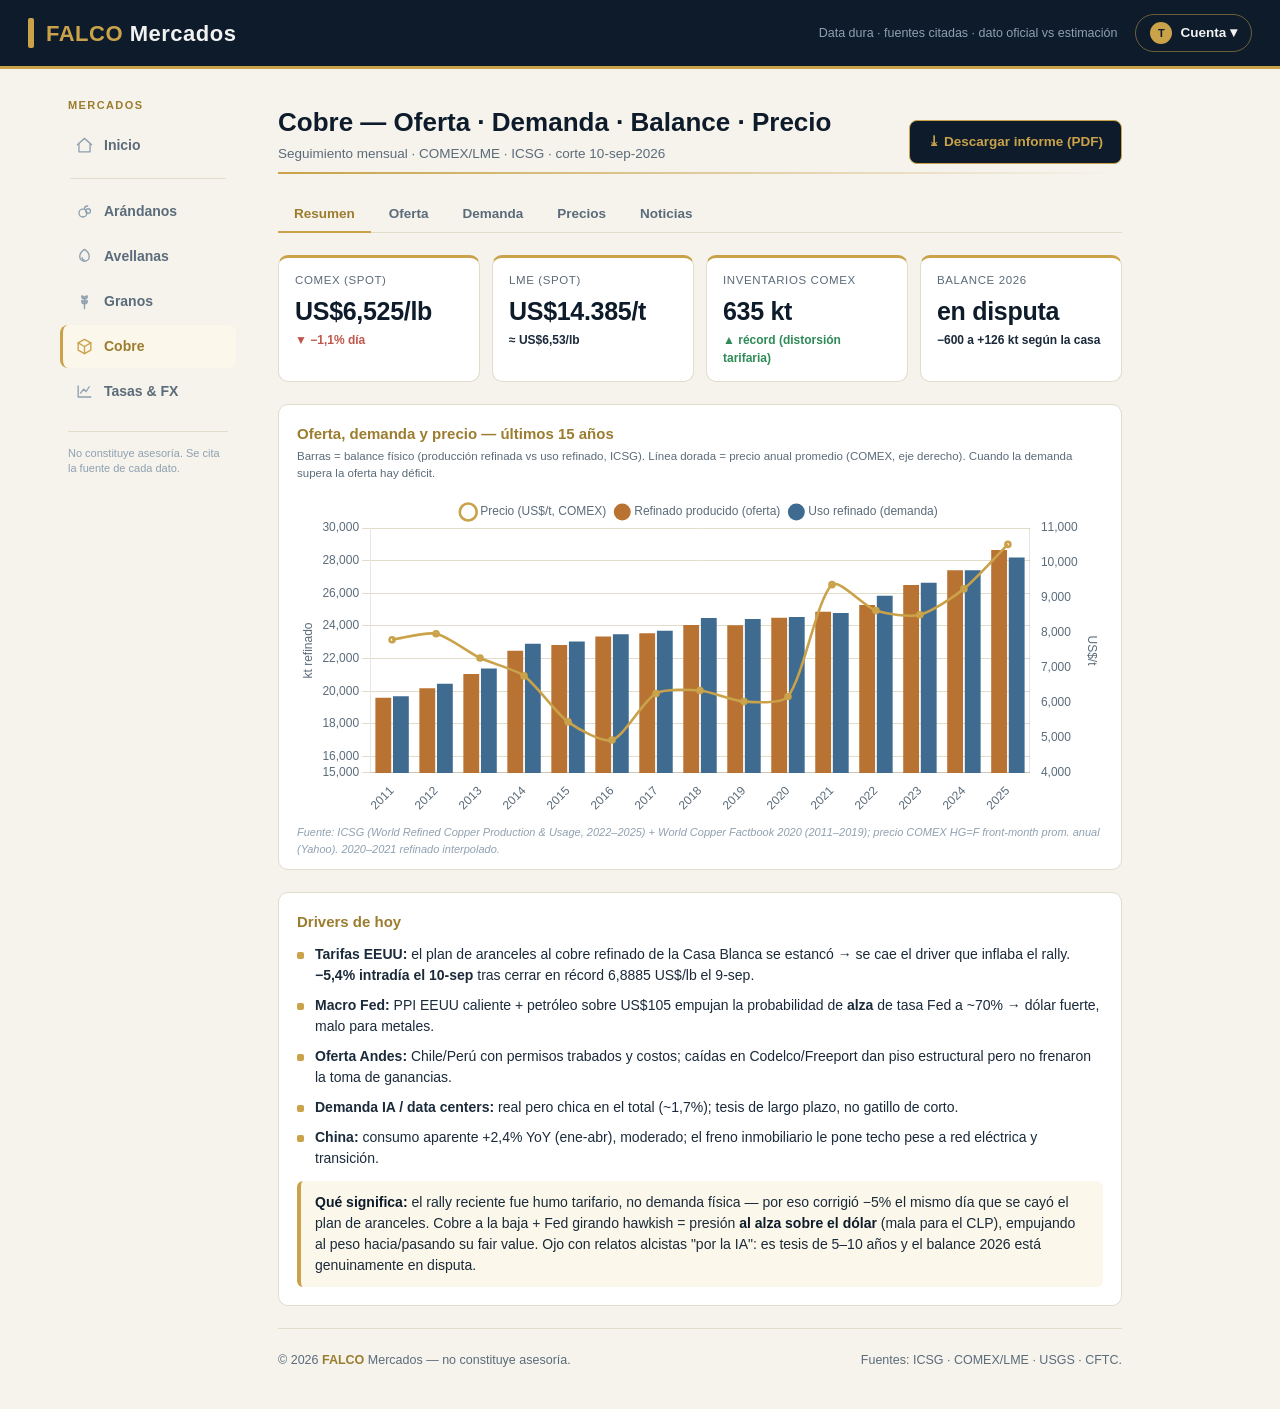
<file: cobre.html>
<!DOCTYPE html>
<html lang="es">
<head>
<meta charset="utf-8">
<meta name="viewport" content="width=device-width, initial-scale=1">
<title>Falco Mercados — Cobre</title>
<link rel="stylesheet" href="assets/style.css">
<script src="assets/chart.min.js"></script>
</head>
<body>

<header class="topbar">
  <div class="brand">
    <div class="bar"></div>
    <h1><span class="gold">FALCO</span> Mercados</h1>
  </div>
  <div class="topright">
    <span class="tagline">Data dura · fuentes citadas · dato oficial vs estimación</span>
    <a class="acct" href="#"><span class="dot">T</span> Cuenta ▾</a>
  </div>
</header>

<div class="layout">
  <aside class="sidebar">
    <div class="side-label">Mercados</div>
    <nav>
      <a href="index.html"><svg class="ic" viewBox="0 0 24 24" fill="none" stroke="currentColor" stroke-width="1.7" stroke-linecap="round" stroke-linejoin="round"><path d="M3 11l9-8 9 8"/><path d="M5 10v10h14V10"/></svg>Inicio</a>
      <div class="side-div"></div>
      <a href="arandanos.html"><svg class="ic" viewBox="0 0 24 24" fill="none" stroke="currentColor" stroke-width="1.7" stroke-linecap="round" stroke-linejoin="round"><circle cx="10" cy="14" r="5"/><circle cx="16.5" cy="11.5" r="3"/><path d="M12 8.5c0-2 1.5-3.5 4-3.5"/></svg>Arándanos</a>
      <a href="avellanas.html"><svg class="ic" viewBox="0 0 24 24" fill="none" stroke="currentColor" stroke-width="1.7" stroke-linecap="round" stroke-linejoin="round"><path d="M12 3c4 2.5 6 5.5 6 9a6 6 0 0 1-12 0c0-3.5 2-6.5 6-9z"/><path d="M9 13.5c0 1.7 1.3 3 3 3"/></svg>Avellanas</a>
      <a href="granos.html"><svg class="ic" viewBox="0 0 24 24" fill="none" stroke="currentColor" stroke-width="1.7" stroke-linecap="round" stroke-linejoin="round"><path d="M12 21V7"/><path d="M12 9C10 9 8.5 7.5 8.5 5 11 5 12 6.5 12 9z"/><path d="M12 9c2 0 3.5-1.5 3.5-4C13 5 12 6.5 12 9z"/><path d="M12 15c-2 0-3.5-1.5-3.5-4 2.5 0 3.5 1.5 3.5 4z"/><path d="M12 15c2 0 3.5-1.5 3.5-4C13 11 12 12.5 12 15z"/></svg>Granos</a>
      <a href="cobre.html" class="active"><svg class="ic" viewBox="0 0 24 24" fill="none" stroke="currentColor" stroke-width="1.7" stroke-linecap="round" stroke-linejoin="round"><path d="M12 3l8 4.5v9L12 21l-8-4.5v-9z"/><path d="M4 7.5l8 4.5 8-4.5"/><path d="M12 12v9"/></svg>Cobre</a>
      <a href="tasas.html"><svg class="ic" viewBox="0 0 24 24" fill="none" stroke="currentColor" stroke-width="1.7" stroke-linecap="round" stroke-linejoin="round"><path d="M4 5v14h16"/><path d="M7 14l4-5 3 3 4-6"/></svg>Tasas &amp; FX</a>
    </nav>
    <div class="side-foot">No constituye asesoría. Se cita la fuente de cada dato.</div>
  </aside>

  <main class="main">
    <div class="mkt-head">
      <div>
        <h2>Cobre — Oferta · Demanda · Balance · Precio</h2>
        <div class="sub">Seguimiento mensual · COMEX/LME · ICSG · corte 10-sep-2026</div>
      </div>
      <a class="btn-dl" href="informes/informe_cobre_FALCO.pdf" download>Descargar informe (PDF)</a>
    </div>
    <div class="goldline"></div>

    <div class="subtabs">
      <button class="subtab" data-tab="resumen">Resumen</button>
      <button class="subtab" data-tab="oferta">Oferta</button>
      <button class="subtab" data-tab="demanda">Demanda</button>
      <button class="subtab" data-tab="precios">Precios</button>
      <button class="subtab" data-tab="noticias">Noticias</button>
    </div>

    <!-- RESUMEN -->
    <div class="tabpane" data-tab="resumen">
      <div class="stats">
        <div class="stat"><div class="k">COMEX (spot)</div><div class="v">US$6,525/lb</div><div class="d down">▼ −1,1% día</div></div>
        <div class="stat"><div class="k">LME (spot)</div><div class="v">US$14.385/t</div><div class="d">≈ US$6,53/lb</div></div>
        <div class="stat"><div class="k">Inventarios COMEX</div><div class="v">635 kt</div><div class="d up">▲ récord (distorsión tarifaria)</div></div>
        <div class="stat"><div class="k">Balance 2026</div><div class="v">en disputa</div><div class="d">−600 a +126 kt según la casa</div></div>
      </div>
      <div class="panel">
        <h3>Oferta, demanda y precio — últimos 15 años</h3>
        <div class="cap">Barras = balance físico (producción refinada vs uso refinado, ICSG). Línea dorada = precio anual promedio (COMEX, eje derecho). Cuando la demanda supera la oferta hay déficit.</div>
        <div class="chartbox"><canvas id="chartSD"></canvas></div>
        <div class="src">Fuente: ICSG (World Refined Copper Production &amp; Usage, 2022–2025) + World Copper Factbook 2020 (2011–2019); precio COMEX HG=F front-month prom. anual (Yahoo). 2020–2021 refinado interpolado.</div>
      </div>
      <div class="commentary">
        <h3>Drivers de hoy</h3>
        <ul>
          <li><strong>Tarifas EEUU:</strong> el plan de aranceles al cobre refinado de la Casa Blanca se estancó → se cae el driver que inflaba el rally. <strong>−5,4% intradía el 10-sep</strong> tras cerrar en récord 6,8885 US$/lb el 9-sep.</li>
          <li><strong>Macro Fed:</strong> PPI EEUU caliente + petróleo sobre US$105 empujan la probabilidad de <strong>alza</strong> de tasa Fed a ~70% → dólar fuerte, malo para metales.</li>
          <li><strong>Oferta Andes:</strong> Chile/Perú con permisos trabados y costos; caídas en Codelco/Freeport dan piso estructural pero no frenaron la toma de ganancias.</li>
          <li><strong>Demanda IA / data centers:</strong> real pero chica en el total (~1,7%); tesis de largo plazo, no gatillo de corto.</li>
          <li><strong>China:</strong> consumo aparente +2,4% YoY (ene-abr), moderado; el freno inmobiliario le pone techo pese a red eléctrica y transición.</li>
        </ul>
        <div class="lede"><strong>Qué significa:</strong> el rally reciente fue humo tarifario, no demanda física — por eso corrigió −5% el mismo día que se cayó el plan de aranceles. Cobre a la baja + Fed girando hawkish = presión <strong>al alza sobre el dólar</strong> (mala para el CLP), empujando al peso hacia/pasando su fair value. Ojo con relatos alcistas "por la IA": es tesis de 5–10 años y el balance 2026 está genuinamente en disputa.</div>
      </div>
    </div>

    <!-- OFERTA -->
    <div class="tabpane" data-tab="oferta">
      <div class="panel">
        <h3>Producción de cobre — mina vs. refinado (kt/año)</h3>
        <div class="cap">Serie ICSG 2011–2025. La refinada crece sostenido; la mina va más lenta (permisos, costos, leyes a la baja).</div>
        <div class="chartbox"><canvas id="chartProd"></canvas></div>
        <div class="src">Fuente: ICSG (World Refined Copper Production, 2022–2025) + World Copper Factbook 2020 (2011–2019) · mina USGS MCS. 2025 preliminar.</div>
      </div>
      <div class="panel">
        <h3>Balance físico refinado — kt/año (déficit casi todos los años)</h3>
        <div class="cap">Producción refinada menos uso refinado (ICSG). Positivo = superávit; negativo = déficit. El mercado vive estructuralmente ajustado: catorce de los últimos quince años cerraron en déficit o cerca de cero.</div>
        <div class="chartbox"><canvas id="chartBalHist"></canvas></div>
        <div class="src">Fuente: ICSG (balance refinado). 2020–2021 refinado interpolado (mina y signo de balance reales ICSG).</div>
      </div>
      <div class="commentary">
        <h3>Oferta y fundamentos</h3>
        <ul>
          <li><strong>Mina 2025 ≈ 23.201 kt</strong> (+1,1% YoY): crece, pero lento. Utilización de capacidad de mina <strong>80,5%</strong> en 2025 (ICSG) — hay margen ocioso, pero la oferta nueva llega lento.</li>
          <li><strong>Andes trabados:</strong> Chile y Perú (los mayores productores) con permisos y inflación de costos frenando mina nueva; caídas reportadas en Codelco y Freeport-McMoRan. América −2,2% mina en H1 2026 (ICSG).</li>
          <li><strong>H1 2026 (ICSG preliminar):</strong> refinado producido 14.401 kt (+2,4%), mina 11.341 kt (−1,1%). Balance H1 <strong>+131 kt</strong> (superávit leve).</li>
        </ul>
      </div>
    </div>

    <!-- DEMANDA -->
    <div class="tabpane" data-tab="demanda">
      <div class="panel">
        <h3>Balance 2026 — estimaciones de la casa (kt)</h3>
        <div class="cap">Divergencia enorme: de −600 kt (déficit) a +126 kt (superávit). Nadie tiene el balance cerrado. ICSG H1 real dio +131 kt.</div>
        <div class="chartbox"><canvas id="chartBal"></canvas></div>
        <div class="src">Fuente: JP Morgan, Morgan Stanley, Red Cloud (proyecciones 2026) · ICSG (H1 real). Negativo = déficit, positivo = superávit.</div>
      </div>
      <div class="panel">
        <h3>Inventarios visibles por bolsa (kt)</h3>
        <div class="cap">COMEX en récord: traders adelantaron ~500 kt a bodegas EEUU antes de los aranceles. Distorsión tarifaria, no demanda física.</div>
        <div class="chartbox"><canvas id="chartInv"></canvas></div>
        <div class="src">Fuente: LME/CME/SHFE vía prensa (MINING.COM, Northern Miner, MacroMicro), fines ago / inicios sep 2026. Combinado &gt;1 Mt: máximo desde 2003.</div>
      </div>
      <div class="commentary">
        <h3>Demanda derivada</h3>
        <ul>
          <li><strong>China ≈ 58%</strong> del uso global; consumo aparente +2,4% YoY (ene-abr), proyectado +3,7% en 2026. El freno inmobiliario le pone techo.</li>
          <li><strong>Data centers / IA:</strong> ~475 kt en 2026 (~1,7% de un mercado de ~28 Mt). Absorben casi todo el <em>crecimiento</em> del año (~1,6%) pero son chicos en el total. Driver estructural (Macquarie: 330–420 kt/año a 2030), no lo que mueve el precio semanal.</li>
          <li><strong>EEUU en riesgo:</strong> pronósticos ven demanda cayendo ~6% en 2026 por efecto tarifas (Red Cloud).</li>
        </ul>
      </div>
      <div class="panel">
        <h3>Posicionamiento especulativo (COT COMEX, managed money)</h3>
        <div class="cap">Longs vs. shorts del dinero especulativo al 2-sep-2026: neto largo <strong>+72.882 contratos</strong> (~826 kt notional), interés abierto 282.640. El neto largo es grande y apretado: cuando se cae un driver, esos largos salen corriendo y amplifican la caída del precio.</div>
        <div class="chartbox"><canvas id="chartCOT"></canvas></div>
        <div class="src">Fuente: CFTC Commitments of Traders (COMEX HG), semana al 2-sep-2026, vía IndexBox / MacroMicro / Investing. 1 contrato = 25.000 lb = 11,34 t.</div>
      </div>
      <div class="commentary">
        <h3>Posiciones — qué mueve el precio en el corto plazo</h3>
        <ul>
          <li><strong>El neto largo está grande y apretado:</strong> ~72.882 contratos (~826 kt notional). Un posicionamiento así es <strong>vulnerable a liquidación</strong>: basta que se caiga el relato alcista para que se desarme en cascada.</li>
          <li><strong>El −5,4% intradía del 10-sep fue exactamente eso:</strong> al caerse el plan de aranceles se les fue el piso a los especuladores largos y salieron corriendo (<em>long liquidation</em>), no un cambio en el balance físico.</li>
          <li><strong>Lectura:</strong> el posicionamiento explica el <em>timing</em> y la violencia de los movimientos de corto plazo; el balance físico (oferta/demanda) explica el nivel de mediano plazo. Hoy manda el posicionamiento.</li>
        </ul>
      </div>
    </div>

    <!-- PRECIOS -->
    <div class="tabpane" data-tab="precios">
      <div class="panel">
        <h3>Precio del cobre — promedio anual (US$/tonelada)</h3>
        <div class="cap">COMEX front-month, promedio anual. 2025 cerró en récord (~US$10.531/t); 2026 promedia ~US$13.981/t con el pico tarifario.</div>
        <div class="chartbox"><canvas id="chartPrecio"></canvas></div>
        <div class="src">Fuente: COMEX HG=F front-month, promedio anual (Yahoo). Difiere levemente del promedio LME de ICSG (ej. 2024 COMEX ~9.260 vs LME 9.147).</div>
      </div>
      <div class="commentary">
        <div class="lede"><span class="soon-note">Nota honesta: el spot COMEX cotiza en <strong>US$/lb</strong> (6,525) y el LME en <strong>US$/t</strong> (14.385); 1 t = 2.204,62 lb. El pico de 2026 refleja el arbitraje tarifario EEUU (prima COMEX sobre LME), no un salto de demanda física. Para el fair value CLP/USD lo que manda es el spot, que responde a tarifas + Fed + China.</span></div>
      </div>
    </div>

    <!-- NOTICIAS -->
    <div class="tabpane" data-tab="noticias">
      <div class="newslist">
        <a href="https://www.icsg.org/" target="_blank" rel="noopener">
          <div class="nt">ICSG — International Copper Study Group</div>
          <div class="nm"><span class="fuente">ICSG (oficial)</span> · balance producción/uso refinado, tablas mensuales</div></a>
        <a href="https://www.cftc.gov/dea/futures/other_lf.htm" target="_blank" rel="noopener">
          <div class="nt">CFTC — Commitments of Traders (COMEX HG)</div>
          <div class="nm"><span class="fuente">CFTC (oficial)</span> · posición managed money, semanal</div></a>
        <a href="https://pubs.usgs.gov/periodicals/mcs2025/mcs2025-copper.pdf" target="_blank" rel="noopener">
          <div class="nt">USGS — Mineral Commodity Summaries (Copper)</div>
          <div class="nm"><span class="fuente">USGS (oficial)</span> · producción de mina por país</div></a>
        <a href="https://www.lme.com/en/Metals/Non-ferrous/LME-Copper" target="_blank" rel="noopener">
          <div class="nt">LME — Copper (precio e inventarios)</div>
          <div class="nm"><span class="fuente">LME (oficial)</span> · spot, stocks warrantados</div></a>
      </div>
      <div class="commentary">
        <div class="lede"><span class="soon-note">Honestidad: la pestaña de Noticias apunta a las <strong>fuentes primarias oficiales</strong> (ICSG, CFTC, USGS, LME). El feed de prensa curada de cobre se está montando mes a mes.</span></div>
      </div>
    </div>

    <footer>
      <div class="row">
        <span>© <span id="yr"></span> <span class="gold">FALCO</span> Mercados — no constituye asesoría.</span>
        <span>Fuentes: ICSG · COMEX/LME · USGS · CFTC.</span>
      </div>
    </footer>
  </main>
</div>

<script>
document.getElementById('yr').textContent=new Date().getFullYear();
const GOLD='#C9A24A',NAVY='#0D1B2A',BLUE='#3E6B8F',RED='#C0564A',GREEN='#2E8B57',GREY='#5B6B7A',LGREY='#8FA0B0',LINE='#E2DCCB',COPPER='#B87333';
Chart.defaults.font.family="-apple-system,Segoe UI,Roboto,Helvetica,Arial,sans-serif";
Chart.defaults.color=GREY;
const YRS=['2011','2012','2013','2014','2015','2016','2017','2018','2019','2020','2021','2022','2023','2024','2025'];
const MINA=[15960,16687,18185,18422,19153,20393,20058,20565,20528,20600,21200,21904,22346,22955,23201];
const REFP=[19601,20194,21058,22490,22838,23357,23548,24058,24045,24500,24870,25278,26508,27414,28656];
const USO=[19704,20468,21401,22908,23057,23487,23705,24484,24427,24550,24800,25857,26642,27420,28200];
const PREC=[7807,7979,7284,6773,5459,4942,6271,6355,6039,6183,9381,8640,8520,9260,10531];
const BAL=REFP.map((p,i)=>p-USO[i]);
const charts={};
function build(tab){
  if(tab==='resumen'&&!charts.sd){
    charts.sd=new Chart(document.getElementById('chartSD'),{
      data:{labels:YRS,datasets:[
        {type:'bar',label:'Refinado producido (oferta)',data:REFP,backgroundColor:COPPER,order:2,yAxisID:'y'},
        {type:'bar',label:'Uso refinado (demanda)',data:USO,backgroundColor:BLUE,order:2,yAxisID:'y'},
        {type:'line',label:'Precio (US$/t, COMEX)',data:PREC,borderColor:GOLD,backgroundColor:'transparent',tension:.25,pointRadius:2.5,borderWidth:2.6,order:1,yAxisID:'y1'}
      ]},
      options:{maintainAspectRatio:false,interaction:{mode:'index',intersect:false},
        plugins:{legend:{labels:{boxWidth:14,usePointStyle:true}},
          tooltip:{callbacks:{label:c=>c.dataset.yAxisID==='y1'?' '+c.dataset.label+': US$'+c.parsed.y.toLocaleString('es-CL')+'/t':' '+c.dataset.label+': '+c.parsed.y.toLocaleString('es-CL')+' kt'}}},
        scales:{
          y:{position:'left',title:{display:true,text:'kt refinado'},grid:{color:LINE},min:15000},
          y1:{position:'right',title:{display:true,text:'US$/t'},grid:{display:false}},
          x:{grid:{display:false},ticks:{maxRotation:45,minRotation:45}}}}});
  }
  if(tab==='oferta'&&!charts.prod){
    charts.prod=new Chart(document.getElementById('chartProd'),{
      type:'line',data:{labels:YRS,datasets:[
        {label:'Refinado producido (kt)',data:REFP,borderColor:GOLD,backgroundColor:'rgba(201,162,74,.10)',fill:true,tension:.25,pointRadius:0,borderWidth:2.4},
        {label:'Mina (kt)',data:MINA,borderColor:BLUE,backgroundColor:'transparent',tension:.25,pointRadius:0,borderWidth:2.2}
      ]},
      options:{maintainAspectRatio:false,interaction:{mode:'index',intersect:false},
        plugins:{legend:{labels:{boxWidth:14,usePointStyle:true}},
          tooltip:{callbacks:{label:c=>' '+c.dataset.label+': '+c.parsed.y.toLocaleString('es-CL')+' kt'}}},
        scales:{y:{title:{display:true,text:'kt'},grid:{color:LINE}},x:{grid:{display:false}}}}});
    charts.balHist=new Chart(document.getElementById('chartBalHist'),{
      type:'bar',data:{labels:YRS,datasets:[
        {label:'Balance refinado (kt)',data:BAL,backgroundColor:BAL.map(v=>v>=0?GREEN:RED),borderRadius:3}
      ]},
      options:{maintainAspectRatio:false,plugins:{legend:{display:false},
          tooltip:{callbacks:{label:c=>' '+(c.parsed.y>=0?'+':'')+c.parsed.y.toLocaleString('es-CL')+' kt ('+(c.parsed.y>=0?'superávit':'déficit')+')'}}},
        scales:{y:{title:{display:true,text:'kt (déficit ◂ 0 ▸ superávit)'},grid:{color:LINE}},x:{grid:{display:false},ticks:{maxRotation:45,minRotation:45}}}}});
  }
  if(tab==='demanda'&&!charts.bal){
    charts.bal=new Chart(document.getElementById('chartBal'),{
      type:'bar',data:{labels:['Morgan Stanley','JP Morgan','ICSG (H1 real)','Red Cloud'],
        datasets:[{label:'Balance 2026 (kt)',data:[-600,-330,131,126],backgroundColor:[RED,RED,GREY,GREEN],borderRadius:4}]},
      options:{maintainAspectRatio:false,plugins:{legend:{display:false},
          tooltip:{callbacks:{label:c=>' '+(c.parsed.y>=0?'+':'')+c.parsed.y+' kt ('+(c.parsed.y>=0?'superávit':'déficit')+')'}}},
        scales:{y:{title:{display:true,text:'kt (déficit ◂ 0 ▸ superávit)'},grid:{color:LINE}},x:{grid:{display:false}}}}});
    charts.inv=new Chart(document.getElementById('chartInv'),{
      type:'bar',data:{labels:['COMEX','LME','SHFE'],
        datasets:[{label:'Inventario (kt)',data:[635,107,70],backgroundColor:[GOLD,BLUE,BLUE],borderRadius:4}]},
      options:{maintainAspectRatio:false,plugins:{legend:{display:false},
          tooltip:{callbacks:{label:c=>' '+c.parsed.y+' kt'}}},
        scales:{y:{title:{display:true,text:'kt'},grid:{color:LINE}},x:{grid:{display:false}}}}});
    charts.cot=new Chart(document.getElementById('chartCOT'),{
      type:'bar',data:{labels:['Longs','Shorts','Neto largo'],
        datasets:[{label:'Contratos',data:[91430,18548,72882],backgroundColor:[GREEN,RED,GOLD],borderRadius:4}]},
      options:{maintainAspectRatio:false,plugins:{legend:{display:false},
          tooltip:{callbacks:{label:c=>' '+c.parsed.y.toLocaleString('es-CL')+' contratos'}}},
        scales:{y:{title:{display:true,text:'contratos COMEX HG'},grid:{color:LINE}},x:{grid:{display:false}}}}});
  }
  if(tab==='precios'&&!charts.precio){
    charts.precio=new Chart(document.getElementById('chartPrecio'),{
      type:'line',data:{labels:YRS,datasets:[
        {label:'Precio prom. anual (US$/t)',data:PREC,borderColor:GOLD,backgroundColor:'rgba(201,162,74,.12)',fill:true,tension:.25,pointRadius:2,borderWidth:2.4}
      ]},
      options:{maintainAspectRatio:false,plugins:{legend:{display:false},
          tooltip:{callbacks:{label:c=>' US$'+c.parsed.y.toLocaleString('es-CL')+'/t'}}},
        scales:{y:{title:{display:true,text:'US$/tonelada'},grid:{color:LINE}},x:{grid:{display:false}}}}});
  }
  Object.values(charts).forEach(c=>c.resize());
}
function show(tab){
  document.querySelectorAll('.subtab').forEach(b=>b.classList.toggle('active',b.dataset.tab===tab));
  document.querySelectorAll('.tabpane').forEach(p=>p.classList.toggle('active',p.dataset.tab===tab));
  build(tab);
}
document.querySelectorAll('.subtab').forEach(b=>b.addEventListener('click',()=>show(b.dataset.tab)));
show('resumen');
</script>
</body>
</html>
</file>
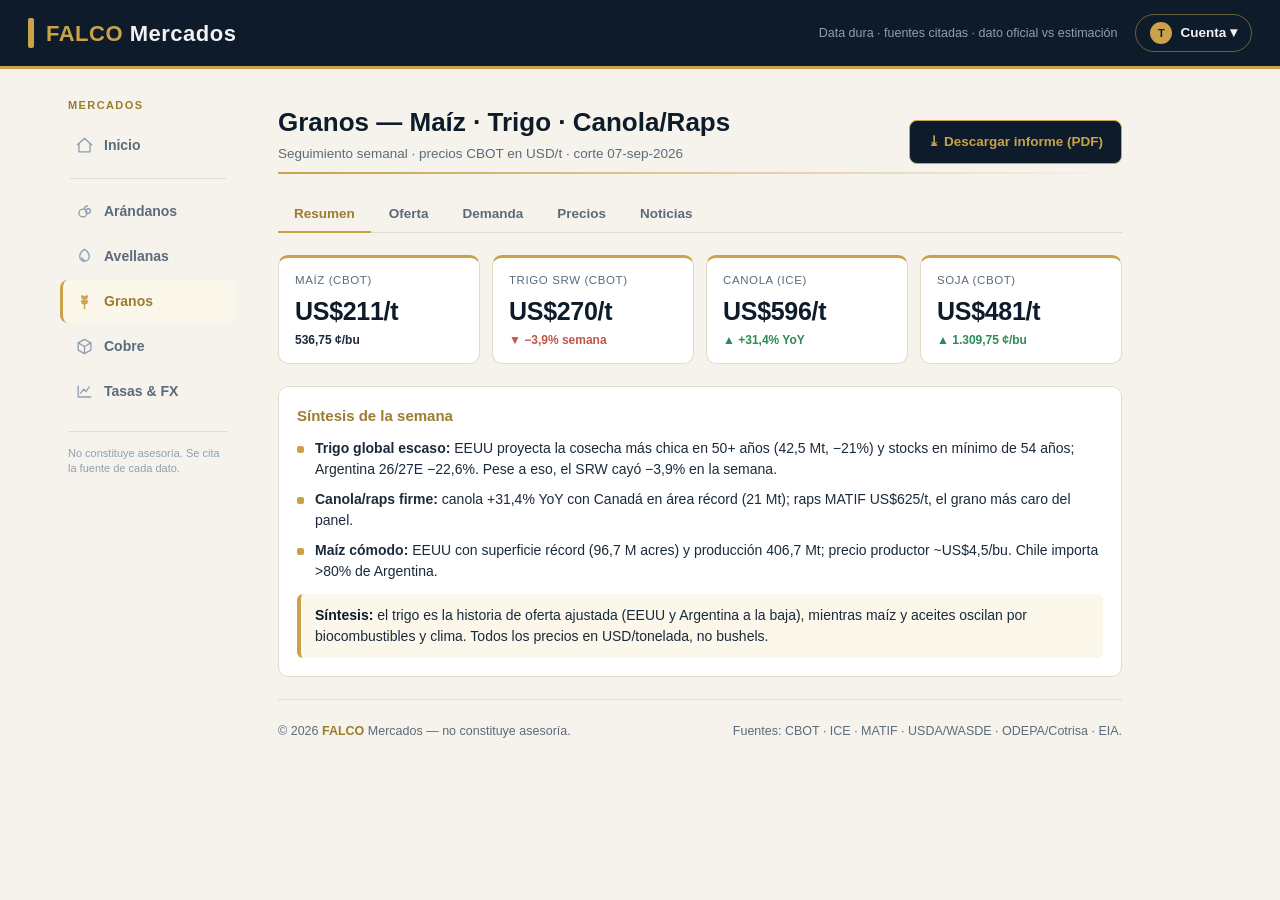
<file: granos.html>
<!DOCTYPE html>
<html lang="es">
<head>
<meta charset="utf-8">
<meta name="viewport" content="width=device-width, initial-scale=1">
<title>Falco Mercados — Granos</title>
<link rel="stylesheet" href="assets/style.css">
<script src="assets/chart.min.js"></script>
</head>
<body>

<header class="topbar">
  <div class="brand">
    <div class="bar"></div>
    <h1><span class="gold">FALCO</span> Mercados</h1>
  </div>
  <div class="topright">
    <span class="tagline">Data dura · fuentes citadas · dato oficial vs estimación</span>
    <a class="acct" href="#"><span class="dot">T</span> Cuenta ▾</a>
  </div>
</header>

<div class="layout">
  <aside class="sidebar">
    <div class="side-label">Mercados</div>
    <nav>
      <a href="index.html"><svg class="ic" viewBox="0 0 24 24" fill="none" stroke="currentColor" stroke-width="1.7" stroke-linecap="round" stroke-linejoin="round"><path d="M3 11l9-8 9 8"/><path d="M5 10v10h14V10"/></svg>Inicio</a>
      <div class="side-div"></div>
      <a href="arandanos.html"><svg class="ic" viewBox="0 0 24 24" fill="none" stroke="currentColor" stroke-width="1.7" stroke-linecap="round" stroke-linejoin="round"><circle cx="10" cy="14" r="5"/><circle cx="16.5" cy="11.5" r="3"/><path d="M12 8.5c0-2 1.5-3.5 4-3.5"/></svg>Arándanos</a>
      <a href="avellanas.html"><svg class="ic" viewBox="0 0 24 24" fill="none" stroke="currentColor" stroke-width="1.7" stroke-linecap="round" stroke-linejoin="round"><path d="M12 3c4 2.5 6 5.5 6 9a6 6 0 0 1-12 0c0-3.5 2-6.5 6-9z"/><path d="M9 13.5c0 1.7 1.3 3 3 3"/></svg>Avellanas</a>
      <a href="granos.html" class="active"><svg class="ic" viewBox="0 0 24 24" fill="none" stroke="currentColor" stroke-width="1.7" stroke-linecap="round" stroke-linejoin="round"><path d="M12 21V7"/><path d="M12 9C10 9 8.5 7.5 8.5 5 11 5 12 6.5 12 9z"/><path d="M12 9c2 0 3.5-1.5 3.5-4C13 5 12 6.5 12 9z"/><path d="M12 15c-2 0-3.5-1.5-3.5-4 2.5 0 3.5 1.5 3.5 4z"/><path d="M12 15c2 0 3.5-1.5 3.5-4C13 11 12 12.5 12 15z"/></svg>Granos</a>
      <a href="cobre.html"><svg class="ic" viewBox="0 0 24 24" fill="none" stroke="currentColor" stroke-width="1.7" stroke-linecap="round" stroke-linejoin="round"><path d="M12 3l8 4.5v9L12 21l-8-4.5v-9z"/><path d="M4 7.5l8 4.5 8-4.5"/><path d="M12 12v9"/></svg>Cobre</a>
      <a href="tasas.html"><svg class="ic" viewBox="0 0 24 24" fill="none" stroke="currentColor" stroke-width="1.7" stroke-linecap="round" stroke-linejoin="round"><path d="M4 5v14h16"/><path d="M7 14l4-5 3 3 4-6"/></svg>Tasas &amp; FX</a>
    </nav>
    <div class="side-foot">No constituye asesoría. Se cita la fuente de cada dato.</div>
  </aside>

  <main class="main">
    <div class="mkt-head">
      <div>
        <h2>Granos — Maíz · Trigo · Canola/Raps</h2>
        <div class="sub">Seguimiento semanal · precios CBOT en USD/t · corte 07-sep-2026</div>
      </div>
      <a class="btn-dl" href="informes/informe_granos_FALCO.pdf" download>Descargar informe (PDF)</a>
    </div>
    <div class="goldline"></div>

    <div class="subtabs">
      <button class="subtab" data-tab="resumen">Resumen</button>
      <button class="subtab" data-tab="oferta">Oferta</button>
      <button class="subtab" data-tab="demanda">Demanda</button>
      <button class="subtab" data-tab="precios">Precios</button>
      <button class="subtab" data-tab="noticias">Noticias</button>
    </div>

    <!-- RESUMEN -->
    <div class="tabpane" data-tab="resumen">
      <div class="stats">
        <div class="stat"><div class="k">Maíz (CBOT)</div><div class="v">US$211/t</div><div class="d">536,75 ¢/bu</div></div>
        <div class="stat"><div class="k">Trigo SRW (CBOT)</div><div class="v">US$270/t</div><div class="d down">▼ −3,9% semana</div></div>
        <div class="stat"><div class="k">Canola (ICE)</div><div class="v">US$596/t</div><div class="d up">▲ +31,4% YoY</div></div>
        <div class="stat"><div class="k">Soja (CBOT)</div><div class="v">US$481/t</div><div class="d up">▲ 1.309,75 ¢/bu</div></div>
      </div>
      <div class="commentary">
        <h3>Síntesis de la semana</h3>
        <ul>
          <li><strong>Trigo global escaso:</strong> EEUU proyecta la cosecha más chica en 50+ años (42,5 Mt, −21%) y stocks en mínimo de 54 años; Argentina 26/27E −22,6%. Pese a eso, el SRW cayó −3,9% en la semana.</li>
          <li><strong>Canola/raps firme:</strong> canola +31,4% YoY con Canadá en área récord (21 Mt); raps MATIF US$625/t, el grano más caro del panel.</li>
          <li><strong>Maíz cómodo:</strong> EEUU con superficie récord (96,7 M acres) y producción 406,7 Mt; precio productor ~US$4,5/bu. Chile importa &gt;80% de Argentina.</li>
        </ul>
        <div class="lede"><strong>Síntesis:</strong> el trigo es la historia de oferta ajustada (EEUU y Argentina a la baja), mientras maíz y aceites oscilan por biocombustibles y clima. Todos los precios en USD/tonelada, no bushels.</div>
      </div>
    </div>

    <!-- OFERTA -->
    <div class="tabpane" data-tab="oferta">
      <div class="panel">
        <h3>Producción de trigo 2026/27E por región (Mt)</h3>
        <div class="cap">Proyección de campaña. EEUU en mínimo histórico; Argentina, principal proveedor de Chile, también recorta.</div>
        <div class="chartbox"><canvas id="chartTrigo"></canvas></div>
        <div class="src">Fuente: USDA FAS / IGC (UE, Rusia) · AAFC (Canadá) · USDA FAS Grain &amp; Feed (Argentina). 26/27 = proyección de ciclo temprano, sensible al clima.</div>
      </div>
      <div class="panel">
        <h3>Producción de maíz 2026/27E — principales exportadores (Mt)</h3>
        <div class="cap">EEUU con superficie récord; Brasil y Argentina completan el trío americano.</div>
        <div class="chartbox"><canvas id="chartMaiz"></canvas></div>
        <div class="src">Fuente: USDA FAS abr/jul-2026. EEUU 16,013 bn bu (yield 180,7 bu/ac).</div>
      </div>
      <div class="commentary">
        <h3>Oferta y fundamentos</h3>
        <ul>
          <li>Trigo EEUU 42,5 Mt: <strong>mínimo desde 1972/73</strong>, stocks en mínimo de 54 años. UE −5,7%, Rusia 88,5 Mt (exporta 47,5).</li>
          <li>Argentina 26/27E: trigo 21,6 Mt (−22,6% vs 27,9 Mt récord real 25/26). <strong>Ojo: es proyección USDA</strong> — se cosecha nov-2026 a ene-2027, hoy solo hay cultivo en pie.</li>
          <li>Canola: Canadá área récord (21 Mt, +9%); avena Canadá −25% (2,94 Mt). Maíz EEUU superficie récord 96,7 M acres.</li>
        </ul>
      </div>
    </div>

    <!-- DEMANDA -->
    <div class="tabpane" data-tab="demanda">
      <div class="panel">
        <h3>Chile — origen de las importaciones de trigo (%)</h3>
        <div class="cap">Chile importa ~984 kt/año de trigo (+25,5% en 2025). Argentina lidera, pero Canadá y EEUU pesan.</div>
        <div class="chartbox"><canvas id="chartChile"></canvas></div>
        <div class="src">Fuente: ODEPA (ene-nov 2025). Chile es importador neto estructural de trigo y maíz.</div>
      </div>
      <div class="commentary">
        <h3>Demanda derivada y biocombustibles</h3>
        <ul>
          <li><strong>Biocombustibles = driver de maíz/soja:</strong> EEUU muele ~5,55 bn bu de maíz a etanol (~140 Mt); Brasil 9,19 bn L de etanol de maíz (+12,3%, 27% del total), proyectado a 12,0 bn L en 26/27.</li>
          <li>Argentina: biodiésel 1,75 Mt, mandato B7,5 extendido a 2030; export a UE −26%. Soja a biodiésel ~10 Mt equivalente.</li>
          <li><strong>Chile importador neto:</strong> maíz &gt;80% de Argentina (~2,5 Mt/año, consumo avícola/porcino); trigo diversificado (Argentina 49% · Canadá 27% · EEUU 24%).</li>
        </ul>
      </div>
    </div>

    <!-- PRECIOS -->
    <div class="tabpane" data-tab="precios">
      <div class="panel">
        <h3>Precios CBOT/ICE — panel de granos (US$/tonelada)</h3>
        <div class="cap">Cierre 07-sep-2026. Convertidos de ¢/bu a USD/t con peso estándar; canola/raps de CAD/EUR con FX.</div>
        <div class="chartbox"><canvas id="chartPrecio"></canvas></div>
        <div class="src">Fuente: CBOT (maíz, trigo, soja) · ICE (canola) · MATIF (raps). FX USD/CAD 1,38 · EUR/USD 1,16.</div>
      </div>
      <div class="panel">
        <h3>Costo de trigo internado en Santiago por origen (US$/t)</h3>
        <div class="cap">FOB + flete + seguro + costos internos + aranceles. Argentina, el más barato puesto en Chile.</div>
        <div class="chartbox"><canvas id="chartInternado"></canvas></div>
        <div class="src">Fuente: ODEPA/Cotrisa, semana 17–23 ago 2026. Arancel y banda de precios = 0 esta semana. Flete ~US$42/t similar para todos; la ventaja argentina está en el FOB.</div>
      </div>
      <div class="commentary">
        <div class="lede"><span class="soon-note">Nota: los precios CBOT se expresan en <strong>US$/tonelada</strong> (no bushels), convertidos con peso estándar + FX. El costo internado incluye la estructura oficial ODEPA/Cotrisa; el maíz no tiene banda de precios, el trigo sí (hoy inactiva por precios internacionales en máximos).</span></div>
      </div>
    </div>

    <!-- NOTICIAS -->
    <div class="tabpane" data-tab="noticias">
      <div class="newslist">
        <a href="https://www.usda.gov/oce/commodity/wasde" target="_blank" rel="noopener">
          <div class="nt">USDA — WASDE (World Agricultural Supply and Demand Estimates)</div>
          <div class="nm"><span class="fuente">USDA (oficial)</span> · último 12-ago-2026 · trigo EEUU mínimo 50+ años</div></a>
        <a href="https://www.odepa.gob.cl/precios/cereales" target="_blank" rel="noopener">
          <div class="nt">ODEPA — Costo de internación de trigo y maíz puesto en Chile</div>
          <div class="nm"><span class="fuente">ODEPA/Cotrisa (oficial)</span> · indicador semanal por origen</div></a>
        <a href="https://www.eia.gov/biofuels/" target="_blank" rel="noopener">
          <div class="nt">EIA — Biocombustibles y demanda derivada de maíz/soja</div>
          <div class="nm"><span class="fuente">EIA (oficial)</span> · etanol y biodiésel EEUU, RVO 2026-27</div></a>
      </div>
      <div class="commentary">
        <div class="lede"><span class="soon-note">Honestidad: la pestaña de Noticias apunta a las <strong>fuentes primarias oficiales</strong> (USDA/WASDE, ODEPA, EIA). El feed de prensa curada de granos se está montando semana a semana.</span></div>
      </div>
    </div>

    <footer>
      <div class="row">
        <span>© <span id="yr"></span> <span class="gold">FALCO</span> Mercados — no constituye asesoría.</span>
        <span>Fuentes: CBOT · ICE · MATIF · USDA/WASDE · ODEPA/Cotrisa · EIA.</span>
      </div>
    </footer>
  </main>
</div>

<script>
document.getElementById('yr').textContent=new Date().getFullYear();
const GOLD='#C9A24A',NAVY='#0D1B2A',BLUE='#3E6B8F',RED='#C0564A',GREEN='#2E8B57',GREY='#5B6B7A',LGREY='#8FA0B0',LINE='#E2DCCB';
Chart.defaults.font.family="-apple-system,Segoe UI,Roboto,Helvetica,Arial,sans-serif";
Chart.defaults.color=GREY;
const charts={};
function build(tab){
  if(tab==='oferta'&&!charts.trigo){
    charts.trigo=new Chart(document.getElementById('chartTrigo'),{
      type:'bar',data:{labels:['EEUU','UE','Rusia','Canadá','Argentina'],
        datasets:[{label:'Trigo 26/27E (Mt)',data:[42.5,136.8,88.5,35.26,21.6],backgroundColor:[RED,BLUE,BLUE,BLUE,GOLD],borderRadius:4}]},
      options:{maintainAspectRatio:false,plugins:{legend:{display:false},
          tooltip:{callbacks:{label:c=>' '+c.parsed.y+' Mt'}}},
        scales:{y:{title:{display:true,text:'Mt'},grid:{color:LINE}},x:{grid:{display:false}}}}});
    charts.maiz=new Chart(document.getElementById('chartMaiz'),{
      type:'bar',data:{labels:['EEUU','Brasil','Argentina'],
        datasets:[{label:'Maíz 26/27E (Mt)',data:[406.7,136.0,60.5],backgroundColor:GOLD,borderRadius:4}]},
      options:{maintainAspectRatio:false,plugins:{legend:{display:false},
          tooltip:{callbacks:{label:c=>' '+c.parsed.y+' Mt'}}},
        scales:{y:{title:{display:true,text:'Mt'},grid:{color:LINE}},x:{grid:{display:false}}}}});
  }
  if(tab==='demanda'&&!charts.chile){
    charts.chile=new Chart(document.getElementById('chartChile'),{
      type:'doughnut',data:{labels:['Argentina','Canadá','EEUU'],
        datasets:[{data:[49,27,24],backgroundColor:[GOLD,RED,BLUE],borderWidth:2,borderColor:'#fff'}]},
      options:{maintainAspectRatio:false,cutout:'58%',
        plugins:{legend:{position:'right',labels:{boxWidth:14,usePointStyle:true,padding:14}},
          tooltip:{callbacks:{label:c=>' '+c.label+': '+c.parsed+'%'}}}}});
  }
  if(tab==='precios'&&!charts.precio){
    charts.precio=new Chart(document.getElementById('chartPrecio'),{
      type:'bar',data:{labels:['Maíz','Trigo SRW','Trigo HRW','Soja','Canola','Raps'],
        datasets:[{label:'US$/t',data:[211.3,269.7,294.8,481.3,596.2,624.9],backgroundColor:[GOLD,BLUE,BLUE,GREEN,RED,RED],borderRadius:4}]},
      options:{maintainAspectRatio:false,plugins:{legend:{display:false},
          tooltip:{callbacks:{label:c=>' US$'+c.parsed.y.toFixed(1)+'/t'}}},
        scales:{y:{title:{display:true,text:'US$/tonelada'},grid:{color:LINE}},x:{grid:{display:false}}}}});
    charts.internado=new Chart(document.getElementById('chartInternado'),{
      type:'bar',data:{labels:['Argentina (pan)','Trigo SRW (US)','Trigo HRW (US)'],
        datasets:[
          {label:'CIF',data:[288.9,324.1,378.8],backgroundColor:LGREY,borderRadius:4,stack:'s'},
          {label:'Costos internos + aranceles',data:[18.2,18.8,20.0],backgroundColor:GOLD,borderRadius:4,stack:'s'}
        ]},
      options:{maintainAspectRatio:false,interaction:{mode:'index',intersect:false},
        plugins:{legend:{labels:{boxWidth:14,usePointStyle:true}},
          tooltip:{callbacks:{label:c=>' '+c.dataset.label+': US$'+c.parsed.y.toFixed(1)+'/t',
            footer:it=>'Internado: US$'+it.reduce((s,i)=>s+i.parsed.y,0).toFixed(1)+'/t'}}},
        scales:{y:{stacked:true,title:{display:true,text:'US$/t puesto en Santiago'},grid:{color:LINE}},x:{stacked:true,grid:{display:false}}}}});
  }
  Object.values(charts).forEach(c=>c.resize());
}
function show(tab){
  document.querySelectorAll('.subtab').forEach(b=>b.classList.toggle('active',b.dataset.tab===tab));
  document.querySelectorAll('.tabpane').forEach(p=>p.classList.toggle('active',p.dataset.tab===tab));
  build(tab);
}
document.querySelectorAll('.subtab').forEach(b=>b.addEventListener('click',()=>show(b.dataset.tab)));
show('resumen');
</script>
</body>
</html>
</file>
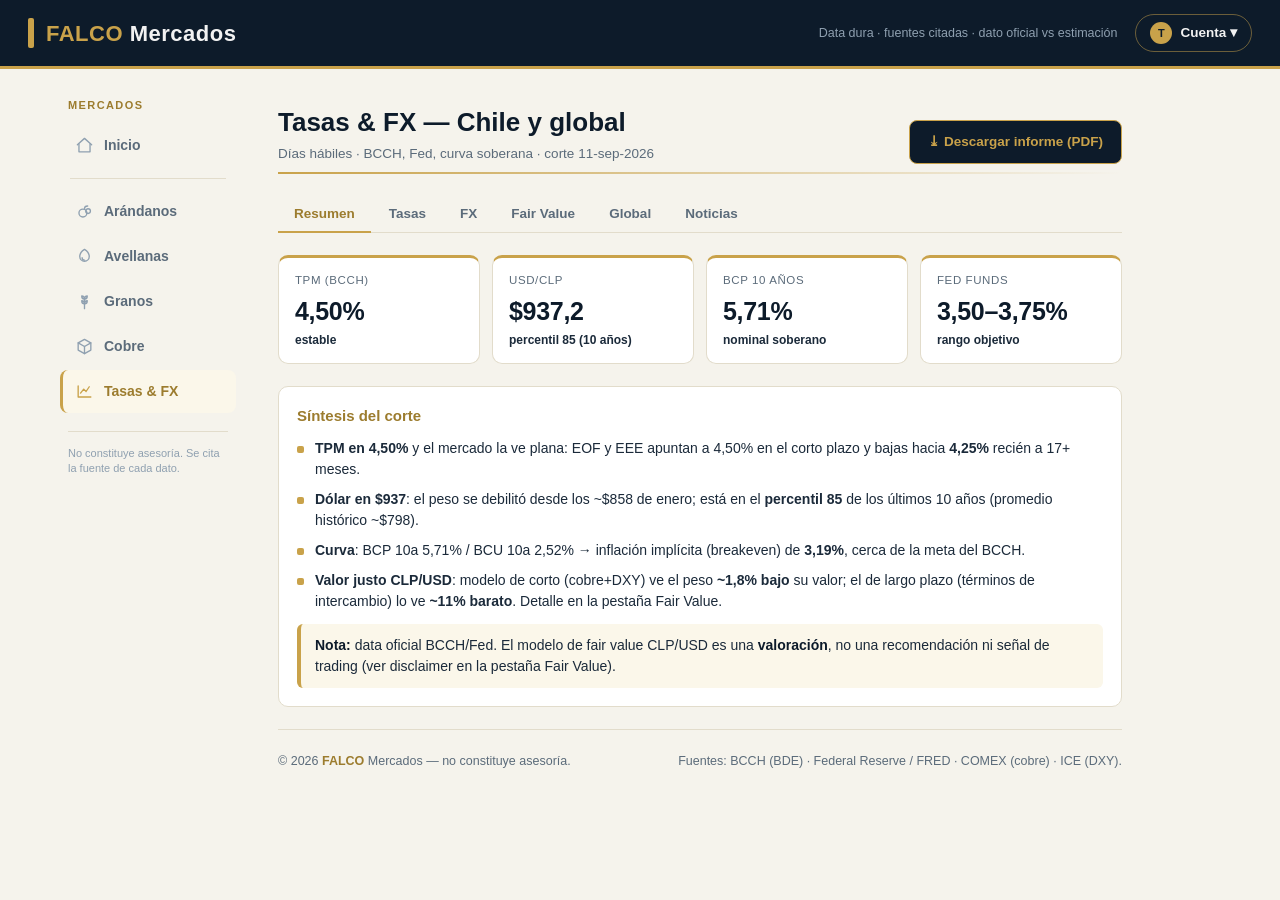
<file: tasas.html>
<!DOCTYPE html>
<html lang="es">
<head>
<meta charset="utf-8">
<meta name="viewport" content="width=device-width, initial-scale=1">
<title>Falco Mercados — Tasas &amp; FX</title>
<link rel="stylesheet" href="assets/style.css">
<script src="assets/chart.min.js"></script>
</head>
<body>

<header class="topbar">
  <div class="brand">
    <div class="bar"></div>
    <h1><span class="gold">FALCO</span> Mercados</h1>
  </div>
  <div class="topright">
    <span class="tagline">Data dura · fuentes citadas · dato oficial vs estimación</span>
    <a class="acct" href="#"><span class="dot">T</span> Cuenta ▾</a>
  </div>
</header>

<div class="layout">
  <aside class="sidebar">
    <div class="side-label">Mercados</div>
    <nav>
      <a href="index.html"><svg class="ic" viewBox="0 0 24 24" fill="none" stroke="currentColor" stroke-width="1.7" stroke-linecap="round" stroke-linejoin="round"><path d="M3 11l9-8 9 8"/><path d="M5 10v10h14V10"/></svg>Inicio</a>
      <div class="side-div"></div>
      <a href="arandanos.html"><svg class="ic" viewBox="0 0 24 24" fill="none" stroke="currentColor" stroke-width="1.7" stroke-linecap="round" stroke-linejoin="round"><circle cx="10" cy="14" r="5"/><circle cx="16.5" cy="11.5" r="3"/><path d="M12 8.5c0-2 1.5-3.5 4-3.5"/></svg>Arándanos</a>
      <a href="avellanas.html"><svg class="ic" viewBox="0 0 24 24" fill="none" stroke="currentColor" stroke-width="1.7" stroke-linecap="round" stroke-linejoin="round"><path d="M12 3c4 2.5 6 5.5 6 9a6 6 0 0 1-12 0c0-3.5 2-6.5 6-9z"/><path d="M9 13.5c0 1.7 1.3 3 3 3"/></svg>Avellanas</a>
      <a href="granos.html"><svg class="ic" viewBox="0 0 24 24" fill="none" stroke="currentColor" stroke-width="1.7" stroke-linecap="round" stroke-linejoin="round"><path d="M12 21V7"/><path d="M12 9C10 9 8.5 7.5 8.5 5 11 5 12 6.5 12 9z"/><path d="M12 9c2 0 3.5-1.5 3.5-4C13 5 12 6.5 12 9z"/><path d="M12 15c-2 0-3.5-1.5-3.5-4 2.5 0 3.5 1.5 3.5 4z"/><path d="M12 15c2 0 3.5-1.5 3.5-4C13 11 12 12.5 12 15z"/></svg>Granos</a>
      <a href="cobre.html"><svg class="ic" viewBox="0 0 24 24" fill="none" stroke="currentColor" stroke-width="1.7" stroke-linecap="round" stroke-linejoin="round"><path d="M12 3l8 4.5v9L12 21l-8-4.5v-9z"/><path d="M4 7.5l8 4.5 8-4.5"/><path d="M12 12v9"/></svg>Cobre</a>
      <a href="tasas.html" class="active"><svg class="ic" viewBox="0 0 24 24" fill="none" stroke="currentColor" stroke-width="1.7" stroke-linecap="round" stroke-linejoin="round"><path d="M4 5v14h16"/><path d="M7 14l4-5 3 3 4-6"/></svg>Tasas &amp; FX</a>
    </nav>
    <div class="side-foot">No constituye asesoría. Se cita la fuente de cada dato.</div>
  </aside>

  <main class="main">
    <div class="mkt-head">
      <div>
        <h2>Tasas &amp; FX — Chile y global</h2>
        <div class="sub">Días hábiles · BCCH, Fed, curva soberana · corte 11-sep-2026</div>
      </div>
      <a class="btn-dl" href="informes/informe_tasas_FALCO_publico.pdf" download>Descargar informe (PDF)</a>
    </div>
    <div class="goldline"></div>

    <div class="subtabs">
      <button class="subtab" data-tab="resumen">Resumen</button>
      <button class="subtab" data-tab="tasas">Tasas</button>
      <button class="subtab" data-tab="fx">FX</button>
      <button class="subtab" data-tab="fair">Fair Value</button>
      <button class="subtab" data-tab="global">Global</button>
      <button class="subtab" data-tab="noticias">Noticias</button>
    </div>

    <!-- RESUMEN -->
    <div class="tabpane" data-tab="resumen">
      <div class="stats">
        <div class="stat"><div class="k">TPM (BCCH)</div><div class="v">4,50%</div><div class="d">estable</div></div>
        <div class="stat"><div class="k">USD/CLP</div><div class="v">$937,2</div><div class="d">percentil 85 (10 años)</div></div>
        <div class="stat"><div class="k">BCP 10 años</div><div class="v">5,71%</div><div class="d">nominal soberano</div></div>
        <div class="stat"><div class="k">Fed funds</div><div class="v">3,50–3,75%</div><div class="d">rango objetivo</div></div>
      </div>
      <div class="commentary">
        <h3>Síntesis del corte</h3>
        <ul>
          <li><strong>TPM en 4,50%</strong> y el mercado la ve plana: EOF y EEE apuntan a 4,50% en el corto plazo y bajas hacia <strong>4,25%</strong> recién a 17+ meses.</li>
          <li><strong>Dólar en $937</strong>: el peso se debilitó desde los ~$858 de enero; está en el <strong>percentil 85</strong> de los últimos 10 años (promedio histórico ~$798).</li>
          <li><strong>Curva</strong>: BCP 10a 5,71% / BCU 10a 2,52% → inflación implícita (breakeven) de <strong>3,19%</strong>, cerca de la meta del BCCH.</li>
          <li><strong>Valor justo CLP/USD</strong>: modelo de corto (cobre+DXY) ve el peso <strong>~1,8% bajo</strong> su valor; el de largo plazo (términos de intercambio) lo ve <strong>~11% barato</strong>. Detalle en la pestaña Fair Value.</li>
        </ul>
        <div class="lede"><strong>Nota:</strong> data oficial BCCH/Fed. El modelo de fair value CLP/USD es una <strong>valoración</strong>, no una recomendación ni señal de trading (ver disclaimer en la pestaña Fair Value).</div>
      </div>
    </div>

    <!-- TASAS -->
    <div class="tabpane" data-tab="tasas">
      <div class="panel">
        <h3>Curva soberana Chile — nominal (BCP) vs real (BCU)</h3>
        <div class="cap">Tasa por plazo. La diferencia BCP−BCU = inflación implícita (breakeven).</div>
        <div class="chartbox"><canvas id="chartCurva"></canvas></div>
        <div class="src">Fuente: BCCH (BCP/BCU), corte 03–10 sep 2026. Breakeven 2a 3,40% · 5a 3,40% · 10a 3,19%.</div>
      </div>
      <div class="panel">
        <h3>Inflación implícita (breakeven) — evolución mensual</h3>
        <div class="cap">Compensación inflacionaria BCP−BCU a 2, 5 y 10 años. Anclada cerca de la meta 3% del BCCH.</div>
        <div class="chartbox"><canvas id="chartBreakeven"></canvas></div>
        <div class="src">Fuente: BCCH (curvas BCP/BCU), serie mensual 2016–2026. Breakeven = inflación esperada implícita en la curva.</div>
      </div>
      <div class="panel">
        <h3>Expectativas de TPM (EEE, mediana)</h3>
        <div class="cap">Trayectoria esperada de la Tasa de Política Monetaria por horizonte.</div>
        <div class="chartbox"><canvas id="chartTpm"></canvas></div>
        <div class="src">Fuente: BCCH — Encuesta de Expectativas Económicas (EEE), corte 01-sep-2026.</div>
      </div>
      <div class="panel">
        <h3>Spread soberano — BCP 10a vs Treasury 10a (pb)</h3>
        <div class="cap">Diferencial de tasa soberana Chile vs. EEUU. Hoy en <strong>−94 pb</strong>: históricamente comprimido (percentil 99).</div>
        <div class="chartbox"><canvas id="chartSpread"></canvas></div>
        <div class="src">Fuente: BCCH (BCP) y FRED (UST 10a), serie mensual. Negativo = Chile paga menos que EEUU. Prom. 10a −195 pb.</div>
      </div>
      <div class="commentary">
        <h3>Lectura de tasas</h3>
        <ul>
          <li>TPM vigente <strong>4,50%</strong>; el consenso EEE la mantiene todo 2026 y recorta a <strong>4,25% desde ~17 meses</strong>. La EOF diaria no ve movimientos en el corto plazo.</li>
          <li>Curva nominal con pendiente positiva (5,02% a 2a → 5,71% a 10a); la real (BCU) va de 1,62% a 2,52%.</li>
          <li>Inflación implícita anclada cerca de 3% en el tramo largo — coherente con la meta del BCCH.</li>
          <li><strong>Spread soberano en −94 pb</strong>, cerca de su mínimo histórico (más comprimido que el 99% de los días desde 2016): Chile se financia más barato que EEUU a 10 años. Ojo, poco margen para comprimir más.</li>
        </ul>
      </div>
    </div>

    <!-- FX -->
    <div class="tabpane" data-tab="fx">
      <div class="panel">
        <h3>Dólar observado (USD/CLP) — 10 años</h3>
        <div class="cap">Serie mensual del tipo de cambio observado. Hoy $937 = <strong>percentil 85</strong> del rango 2016–2026.</div>
        <div class="chartbox"><canvas id="chartFx"></canvas></div>
        <div class="src">Fuente: BCCH (dólar observado). Mín $588 · Prom $798 · Máx $1.043 en la ventana de 10 años.</div>
      </div>
      <div class="commentary">
        <h3>Lectura de FX</h3>
        <ul>
          <li>El peso tocó piso ~<strong>$858 en enero-2026</strong> y desde ahí se depreció hasta <strong>$937</strong>, con vaivenes (máx. ~$932 en marzo).</li>
          <li>En perspectiva de 10 años, $937 es un dólar <strong>caro</strong> (percentil 85): sobre el promedio histórico de ~$798, aunque lejos del récord ~$1.043.</li>
          <li>Drivers de contexto: <strong>cobre US$6,53/lb</strong> (COMEX) sostiene por términos de intercambio, pero un <strong>DXY firme (~99)</strong> pesa en contra.</li>
          <li>El valor justo (corto cobre+DXY y largo términos de intercambio) está en la pestaña <strong>Fair Value</strong>.</li>
        </ul>
      </div>
    </div>

    <!-- FAIR VALUE -->
    <div class="tabpane" data-tab="fair">
      <div class="disc" style="margin:0 0 16px">
        <strong>Aviso importante:</strong> el fair value es una <strong>valoración estadística</strong> (modelo econométrico), <strong>NO una recomendación</strong> de inversión, cobertura ni compra/venta de divisas. En nuestras propias pruebas la señal <em>no</em> supera consistentemente al mercado fuera de muestra: úsala como contexto de valuación, no como gatillo de trading. Las decisiones son tuyas.
      </div>
      <div class="stats">
        <div class="stat"><div class="k">Spot USD/CLP</div><div class="v">$937,2</div><div class="d">observado 11-sep</div></div>
        <div class="stat"><div class="k">Fair corto (cobre+DXY)</div><div class="v">$954,3</div><div class="d up">peso ~1,8% bajo su valor</div></div>
        <div class="stat"><div class="k">Fair largo (Térm. interc.)</div><div class="v">$835,6</div><div class="d down">peso ~11% barato</div></div>
        <div class="stat"><div class="k">Señal</div><div class="v">z corto −0,2</div><div class="d">dentro de rango normal</div></div>
      </div>
      <div class="panel">
        <h3>Corto plazo — USD/CLP observado vs. fair value (cobre + DXY)</h3>
        <div class="cap">Modelo de equilibrio de corto: el CLP en función del cobre y el dólar global (DXY). Hoy el spot está <strong>~1,8% bajo</strong> el fair (z −0,24, vida media ~70 días).</div>
        <div class="chartbox"><canvas id="chartFVc"></canvas></div>
        <div class="src">Fuente: modelo Falco sobre COMEX (cobre) + ICE (DXY) + BCCH (USD/CLP). Serie mensual 2016–2026. Coef.: ln(cobre) +0,30 · ln(DXY) +1,66.</div>
      </div>
      <div class="panel">
        <h3>Largo plazo — USD/CLP vs. fair estructural (términos de intercambio, BEER)</h3>
        <div class="cap">Ancla de largo plazo por términos de intercambio (modelo BEER). Fair ~<strong>$836</strong> vs spot $931 → el peso está <strong>~11% barato</strong> (z +1,2) frente a su nivel estructural.</div>
        <div class="chartbox"><canvas id="chartFVl"></canvas></div>
        <div class="src">Fuente: modelo Falco BEER sobre términos de intercambio (cobre/petróleo/gas). Serie mensual, corte jul-2026. R² 0,34 · vida media ~13 meses.</div>
      </div>
      <div class="panel">
        <h3>Sensibilidad del CLP a cobre y dólar global (fair de corto, US$/USD)</h3>
        <div class="cap">Cuánto se movería el fair value ante shocks de cobre y DXY, según el modelo de corto plazo.</div>
        <table class="sens">
          <thead><tr><th>Driver</th><th>−10%</th><th>−5%</th><th>Base</th><th>+5%</th><th>+10%</th></tr></thead>
          <tbody>
            <tr><td>Cobre</td><td>$958</td><td>$948</td><td class="base">$937</td><td>$927</td><td>$917</td></tr>
            <tr><td>DXY (dólar global)</td><td>—</td><td>$898</td><td class="base">$937</td><td>$961</td><td>$978</td></tr>
          </tbody>
        </table>
        <div class="src">Fuente: modelo ECM Falco (cobre+DXY), corte 04-sep-2026. Cobre −10% empuja el dólar a ~$958; DXY +5% a ~$978. Escenario estrés cobre a US$4/lb → fair ~$1.020.</div>
      </div>
      <div class="commentary">
        <h3>Lectura de valor justo</h3>
        <ul>
          <li><strong>Dos horizontes, dos lecturas:</strong> el modelo de <strong>corto</strong> (cobre+DXY) ve el peso casi en su valor (spot 1,8% bajo el fair, z −0,24 = ruido). El de <strong>largo</strong> (términos de intercambio) lo ve <strong>~11% barato</strong>: el cobre alto "debería" implicar un peso más fuerte que el actual.</li>
          <li><strong>Qué significa:</strong> en el día a día el CLP está en línea con cobre y dólar global; la sub-valuación es una historia estructural (de meses/años), no de esta semana. Si el cobre corrige fuerte (escenario US$4/lb), el fair salta a ~$1.020 — ahí el peso barato se justifica.</li>
          <li><strong>Honestidad metodológica:</strong> probamos la señal en walk-forward y el "edge" no sobrevive fuera de muestra. Por eso esto es <strong>valuación</strong>, no un sistema de trading. Buen termómetro, mal gatillo automático.</li>
        </ul>
      </div>
    </div>

    <!-- GLOBAL -->
    <div class="tabpane" data-tab="global">
      <div class="panel">
        <h3>Fed — dot plot con rango del FOMC (%)</h3>
        <div class="cap">Mediana proyectada de la tasa de fondos federales y el rango de las proyecciones individuales (SEP jun-2026).</div>
        <div class="chartbox"><canvas id="chartDots"></canvas></div>
        <div class="src">Fuente: FRED (St. Louis Fed) republicando el SEP/dot plot del FOMC, 17-jun-2026. Rango objetivo vigente 3,50–3,75%; mediana de largo plazo 3,1%.</div>
      </div>
      <div class="commentary">
        <h3>Lectura global</h3>
        <ul>
          <li>La Fed proyecta bajar gradualmente: mediana <strong>3,8% (2026) → 3,6% (2027) → 3,4% (2028)</strong>, con neutral de largo plazo en 3,1%. Pero el rango es amplio (2026: 3,4–4,4%): hay disenso real dentro del FOMC.</li>
          <li><strong>DXY ~99</strong>: dólar global firme, factor de presión para monedas emergentes como el peso.</li>
          <li><strong>Cobre US$6,53/lb</strong>: sostiene los términos de intercambio de Chile; contrapeso al DXY.</li>
        </ul>
      </div>
    </div>

    <!-- NOTICIAS -->
    <div class="tabpane" data-tab="noticias">
      <div class="newslist">
        <a href="https://www.bcentral.cl/web/banco-central/areas/politica-monetaria" target="_blank" rel="noopener">
          <div class="nt">Banco Central de Chile — Política Monetaria y TPM</div>
          <div class="nm"><span class="fuente">BCCH (oficial)</span> · TPM vigente 4,50% · IPoM y reuniones</div></a>
        <a href="https://www.bcentral.cl/web/banco-central/areas/estadisticas" target="_blank" rel="noopener">
          <div class="nt">BCCH — Base de Datos Estadísticos (EOF, EEE, dólar, curva)</div>
          <div class="nm"><span class="fuente">BCCH (oficial)</span> · expectativas, tipo de cambio, tasas BCP/BCU</div></a>
        <a href="https://www.federalreserve.gov/monetarypolicy/fomccalendars.htm" target="_blank" rel="noopener">
          <div class="nt">Federal Reserve — FOMC y Summary of Economic Projections</div>
          <div class="nm"><span class="fuente">Fed (oficial)</span> · dot plot · rango objetivo 3,50–3,75%</div></a>
      </div>
      <div class="commentary">
        <div class="lede"><span class="soon-note">Honestidad: la pestaña de Noticias apunta a las <strong>fuentes primarias oficiales</strong> (BCCH, Fed). El feed de prensa macro curada se está montando.</span></div>
      </div>
    </div>

    <footer>
      <div class="row">
        <span>© <span id="yr"></span> <span class="gold">FALCO</span> Mercados — no constituye asesoría.</span>
        <span>Fuentes: BCCH (BDE) · Federal Reserve / FRED · COMEX (cobre) · ICE (DXY).</span>
      </div>
    </footer>
  </main>
</div>

<script id="tdata" type="application/json">{"fv_corto": {"today": {"clp": 937.17, "fair": 954.3100217173819, "mis_pct": -1.7960643111068486, "z": -0.24233231256877164, "half_life_dias": 70.21363577701649}, "coef": {"const": -1.322646830151626, "ln_cobre": 0.3024948632320996, "ln_dxy": 1.6568000217404395}, "months": ["2016-09", "2016-10", "2016-11", "2016-12", "2017-01", "2017-02", "2017-03", "2017-04", "2017-05", "2017-06", "2017-07", "2017-08", "2017-09", "2017-10", "2017-11", "2017-12", "2018-01", "2018-02", "2018-03", "2018-04", "2018-05", "2018-06", "2018-07", "2018-08", "2018-09", "2018-10", "2018-11", "2018-12", "2019-01", "2019-02", "2019-03", "2019-04", "2019-05", "2019-06", "2019-07", "2019-08", "2019-09", "2019-10", "2019-11", "2019-12", "2020-01", "2020-02", "2020-03", "2020-04", "2020-05", "2020-06", "2020-07", "2020-08", "2020-09", "2020-10", "2020-11", "2020-12", "2021-01", "2021-02", "2021-03", "2021-04", "2021-05", "2021-06", "2021-07", "2021-08", "2021-09", "2021-10", "2021-11", "2021-12", "2022-01", "2022-02", "2022-03", "2022-04", "2022-05", "2022-06", "2022-07", "2022-08", "2022-09", "2022-10", "2022-11", "2022-12", "2023-01", "2023-02", "2023-03", "2023-04", "2023-05", "2023-06", "2023-07", "2023-08", "2023-09", "2023-10", "2023-11", "2023-12", "2024-01", "2024-02", "2024-03", "2024-04", "2024-05", "2024-06", "2024-07", "2024-08", "2024-09", "2024-10", "2024-11", "2024-12", "2025-01", "2025-02", "2025-03", "2025-04", "2025-05", "2025-06", "2025-07", "2025-08", "2025-09", "2025-10", "2025-11", "2025-12", "2026-01", "2026-02", "2026-03", "2026-04", "2026-05", "2026-06", "2026-07", "2026-08", "2026-09"], "clp": [659.1, 651.6, 675.5, 667.3, 648.9, 645.2, 662.7, 664.3, 675.3, 663.2, 651.6, 628.4, 636.9, 636.5, 642.4, 615.2, 604.4, 589.1, 605.3, 605.7, 628.3, 648.0, 638.8, 675.4, 661.5, 693.3, 669.4, 695.7, 666.8, 649.9, 681.1, 677.7, 707.9, 679.9, 700.0, 720.6, 725.7, 726.3, 828.2, 744.6, 798.0, 816.3, 846.3, 836.6, 812.7, 816.4, 754.5, 779.9, 784.5, 770.5, 766.7, 711.2, 741.4, 708.0, 732.1, 705.1, 730.4, 735.3, 758.5, 780.0, 803.6, 805.5, 836.7, 850.2, 810.1, 805.2, 787.2, 856.6, 826.3, 920.0, 911.4, 882.1, 966.0, 945.3, 905.7, 859.5, 810.4, 831.2, 789.3, 801.6, 803.9, 802.7, 827.8, 854.2, 906.8, 910.3, 867.9, 884.6, 932.7, 980.2, 982.4, 943.6, 918.0, 951.0, 956.6, 917.4, 896.2, 950.9, 977.3, 992.1, 988.1, 951.2, 946.1, 945.4, 937.4, 935.7, 978.1, 967.5, 961.2, 940.6, 929.1, 911.2, 858.5, 861.2, 931.6, 901.8, 892.9, 922.3, 924.8, 929.2, 937.2], "fair": [644.8, 676.2, 752.5, 752.3, 736.5, 754.9, 740.5, 720.5, 693.5, 688.2, 668.7, 679.4, 674.8, 703.3, 680.7, 685.7, 643.5, 656.4, 645.2, 667.6, 694.1, 694.4, 683.2, 678.1, 689.2, 703.0, 713.6, 695.3, 694.1, 713.1, 725.8, 725.7, 709.0, 694.3, 719.2, 713.6, 721.8, 710.6, 714.9, 711.0, 694.3, 705.3, 689.1, 699.1, 697.6, 710.1, 674.1, 670.5, 690.9, 693.7, 691.4, 670.8, 684.4, 717.7, 743.0, 742.2, 735.2, 748.4, 754.3, 754.3, 761.4, 775.3, 795.6, 801.2, 805.4, 814.8, 853.9, 900.9, 877.3, 880.1, 887.4, 921.5, 963.6, 945.0, 898.9, 870.3, 878.1, 909.2, 876.0, 848.9, 869.0, 857.3, 859.8, 869.4, 901.7, 902.3, 871.6, 844.9, 873.4, 881.2, 898.3, 959.5, 939.3, 943.2, 902.3, 867.2, 875.5, 911.6, 920.6, 952.9, 971.6, 977.2, 956.8, 860.4, 863.6, 848.4, 855.0, 833.8, 849.5, 889.7, 894.3, 903.0, 891.9, 906.3, 922.4, 909.9, 942.6, 971.0, 960.2, 961.3, 954.3], "z": [0.29, -0.5, -1.44, -1.6, -1.69, -2.1, -1.49, -1.09, -0.35, -0.49, -0.35, -1.04, -0.77, -1.33, -0.77, -1.45, -0.84, -1.45, -0.86, -1.3, -1.33, -0.93, -0.9, -0.05, -0.55, -0.18, -0.85, 0.01, -0.54, -1.24, -0.85, -0.92, -0.02, -0.28, -0.36, 0.13, 0.07, 0.29, 1.97, 0.62, 1.86, 1.95, 2.75, 2.4, 2.04, 1.87, 1.5, 2.02, 1.7, 1.4, 1.38, 0.78, 1.07, -0.18, -0.2, -0.69, -0.09, -0.24, 0.07, 0.45, 0.72, 0.51, 0.67, 0.79, 0.08, -0.16, -1.09, -0.67, -0.8, 0.59, 0.36, -0.58, 0.03, 0.0, 0.1, -0.17, -1.07, -1.2, -1.39, -0.77, -1.04, -0.88, -0.51, -0.23, 0.08, 0.12, -0.06, 0.61, 0.88, 1.42, 1.2, -0.22, -0.31, 0.11, 0.78, 0.75, 0.31, 0.56, 0.8, 0.54, 0.23, -0.36, -0.15, 1.26, 1.1, 1.31, 1.8, 1.99, 1.65, 0.74, 0.51, 0.12, -0.51, -0.68, 0.13, -0.12, -0.72, -0.69, -0.5, -0.45, -0.24]}, "fv_largo": {"fair": 835.6466495199792, "spot": 931.4114285714286, "mis_pct": 11.459960870597596, "z": 1.2043679937263652, "r2": 0.33744913032106527, "tot_now": 101.34930659710211, "cds": {"hoy_pb": 50, "neutral_pb": 100, "elast_lo": 3.0, "elast_hi": 6.0, "fair_cds_lo": 810.5772500343797, "fair_cds_hi": 823.1119497771795}, "cobre4": {"cu_now": 6.67, "cu_stress": 4.0, "fair": 1020.1044188400938}, "scotia": 870, "asof": "2026-07", "months": ["2016-09", "2016-10", "2016-11", "2016-12", "2017-01", "2017-02", "2017-03", "2017-04", "2017-05", "2017-06", "2017-07", "2017-08", "2017-09", "2017-10", "2017-11", "2017-12", "2018-01", "2018-02", "2018-03", "2018-04", "2018-05", "2018-06", "2018-07", "2018-08", "2018-09", "2018-10", "2018-11", "2018-12", "2019-01", "2019-02", "2019-03", "2019-04", "2019-05", "2019-06", "2019-07", "2019-08", "2019-09", "2019-10", "2019-11", "2019-12", "2020-01", "2020-02", "2020-03", "2020-04", "2020-05", "2020-06", "2020-07", "2020-08", "2020-09", "2020-10", "2020-11", "2020-12", "2021-01", "2021-02", "2021-03", "2021-04", "2021-05", "2021-06", "2021-07", "2021-08", "2021-09", "2021-10", "2021-11", "2021-12", "2022-01", "2022-02", "2022-03", "2022-04", "2022-05", "2022-06", "2022-07", "2022-08", "2022-09", "2022-10", "2022-11", "2022-12", "2023-01", "2023-02", "2023-03", "2023-04", "2023-05", "2023-06", "2023-07", "2023-08", "2023-09", "2023-10", "2023-11", "2023-12", "2024-01", "2024-02", "2024-03", "2024-04", "2024-05", "2024-06", "2024-07", "2024-08", "2024-09", "2024-10", "2024-11", "2024-12", "2025-01", "2025-02", "2025-03", "2025-04", "2025-05", "2025-06", "2025-07", "2025-08", "2025-09", "2025-11", "2025-12", "2026-01", "2026-02", "2026-03", "2026-04", "2026-05", "2026-06", "2026-07"], "clp": [666.49375, 663.922105263158, 665.9405263157894, 666.8525, 661.2475000000001, 643.1947368421053, 661.2026086956522, 655.7433333333333, 671.6009523809523, 665.1533333333334, 657.9825, 644.2418181818182, 625.6161111111111, 629.5465, 633.7149999999999, 636.9236842105263, 605.8585, 597.0331578947369, 603.4452380952381, 600.547619047619, 626.1605, 636.1461904761904, 652.4257894736842, 656.2509090909091, 680.941875, 676.8409090909091, 678.0415789473684, 682.7072222222222, 677.3933333333333, 655.9005263157895, 667.6785714285714, 667.3990476190476, 691.862, 692.409, 686.3252380952381, 713.7033333333334, 718.3388235294118, 721.0322727272727, 774.9631578947368, 770.3905, 772.7080952380953, 796.5715789473685, 839.3754545454544, 853.3790476190476, 822.6972222222222, 793.7180952380953, 783.812380952381, 784.6619047619048, 773.3845, 788.2671428571429, 762.4449999999999, 734.733, 722.9505263157895, 722.5336842105263, 726.3660869565217, 707.8452380952381, 711.5931578947369, 726.5445, 751.2095, 779.8281818181819, 784.481, 813.9505, 812.671, 848.7209999999999, 822.383, 807.7605263157895, 799.1873913043479, 815.123, 850.682380952381, 856.8284210526316, 954.6645000000001, 904.3522727272727, 922.8752631578948, 955.8947368421053, 916.674, 875.6334999999999, 826.436, 798.5736842105263, 809.5039130434783, 803.8368421052631, 798.3747619047618, 800.2157894736843, 814.1025, 855.6595454545455, 886.2833333333333, 926.347, 887.202, 874.6657894736843, 907.9542857142858, 963.1625, 967.9325000000001, 960.1381818181818, 918.6125, 925.5905555555556, 937.4652380952381, 929.895238095238, 926.9335294117648, 933.8122727272727, 971.3994736842105, 982.2959999999999, 1000.2114285714285, 957.5189473684211, 932.5519047619048, 961.9571428571428, 941.0231578947368, 937.7568421052632, 952.677619047619, 966.3035, 960.108947368421, 935.9505263157895, 916.1629999999999, 883.8135, 861.9421052631578, 909.8931818181819, 897.8861904761904, 897.5144444444445, 903.6940000000001, 931.4114285714286], "fair_series": [750.8403851923341, 766.4462863224169, 711.62667778104, 729.9962617990865, 724.3210245562128, 712.6956292431524, 714.3970954261772, 727.9920666521897, 728.1286260660167, 705.515709215071, 698.6253359868452, 682.590781051291, 686.9266760110692, 684.3578250319091, 697.5812491094374, 695.5932921749833, 703.6084724845206, 691.396506055744, 704.4646666694682, 713.3903518638131, 728.1370630532806, 723.4738259234318, 752.7200484511877, 762.886005027821, 773.26097292633, 775.297987612593, 760.3964839396251, 742.2039419178416, 746.9201538020719, 730.9098205523154, 735.6193954555669, 738.7871867786714, 758.7770544008596, 746.2306709197474, 748.3420978088539, 749.1746834804766, 761.617842762581, 755.3457839276192, 762.775720641475, 748.7088271480067, 745.0165501631153, 742.0566809209481, 703.4240990861053, 700.1181868261341, 732.5809607859618, 738.2383906804807, 719.2801113358576, 732.577820261162, 714.9141297584245, 728.329961782698, 722.6454124370223, 710.0458295677474, 722.1226823654476, 725.3091224224493, 711.4775283181888, 701.0201053214771, 684.918211615958, 708.265512614296, 722.4521713765384, 723.1611745116628, 751.0804238667254, 763.3966679860147, 758.2933317135837, 739.1176510218036, 763.5941045589855, 781.1497621170274, 812.5186303755913, 835.0753166709497, 889.195676842109, 904.5486894088048, 966.1100802160911, 956.8267260965856, 955.1778414944012, 948.9788498603741, 936.291097468086, 901.4127537324316, 856.8900913777438, 842.059217168733, 843.2581151116045, 852.9693820641022, 864.9897362180534, 858.6266088883585, 871.1511842203746, 885.3710199639389, 908.4707260699178, 924.7947420496964, 904.4857828244934, 866.9955491447363, 883.1736834345928, 870.7651164746453, 861.3012326500753, 843.9656685603094, 823.3982870750478, 849.340033257058, 856.2219799437919, 865.4306964796045, 849.2017574219459, 855.08037641672, 878.1559093164235, 887.3846373556443, 900.8293548188432, 873.2760632738888, 850.6738241678283, 847.4540299864392, 843.9038345545603, 839.6424883810216, 807.9328663430708, 854.336931392641, 847.0861818533791, 834.1197152047038, 801.462761839867, 785.8261683900657, 797.7991592480986, 871.9755166449485, 872.592564058087, 863.0474263499287, 835.343100981895, 835.6466495199792]}, "sens": {"Cobre": {"-10%": 958.2, "-5%": 947.6, "+5%": 926.8, "+10%": 916.6}, "DXY": {"-5%": 898.4, "-3%": 913.7, "+3%": 961.2, "+5%": 977.6}}, "ecm": {"const": 0.004783813284190594, "gamma_ec": -0.05976420303102167, "b_cobre": -0.2214804527918725, "b_dxy": 0.8446538219868083, "t": {"const": 1.7553883702345836, "ec": -1.6185148760986274, "cobre": -4.3292991953420685, "dxy": 5.315292385154938}, "r2": 0.4293749827929494, "adj_r2": 0.41461743924449124, "n": 120}, "dolar": {"stats": {"n": 2486, "last": 937.17, "min": 588.28, "max": 1042.97, "prom": 798.46, "percentil": 84.7}, "months": ["2016-09", "2016-10", "2016-11", "2016-12", "2017-01", "2017-02", "2017-03", "2017-04", "2017-05", "2017-06", "2017-07", "2017-08", "2017-09", "2017-10", "2017-11", "2017-12", "2018-01", "2018-02", "2018-03", "2018-04", "2018-05", "2018-06", "2018-07", "2018-08", "2018-09", "2018-10", "2018-11", "2018-12", "2019-01", "2019-02", "2019-03", "2019-04", "2019-05", "2019-06", "2019-07", "2019-08", "2019-09", "2019-10", "2019-11", "2019-12", "2020-01", "2020-02", "2020-03", "2020-04", "2020-05", "2020-06", "2020-07", "2020-08", "2020-09", "2020-10", "2020-11", "2020-12", "2021-01", "2021-02", "2021-03", "2021-04", "2021-05", "2021-06", "2021-07", "2021-08", "2021-09", "2021-10", "2021-11", "2021-12", "2022-01", "2022-02", "2022-03", "2022-04", "2022-05", "2022-06", "2022-07", "2022-08", "2022-09", "2022-10", "2022-11", "2022-12", "2023-01", "2023-02", "2023-03", "2023-04", "2023-05", "2023-06", "2023-07", "2023-08", "2023-09", "2023-10", "2023-11", "2023-12", "2024-01", "2024-02", "2024-03", "2024-04", "2024-05", "2024-06", "2024-07", "2024-08", "2024-09", "2024-10", "2024-11", "2024-12", "2025-01", "2025-02", "2025-03", "2025-04", "2025-05", "2025-06", "2025-07", "2025-08", "2025-09", "2025-10", "2025-11", "2025-12", "2026-01", "2026-02", "2026-03", "2026-04", "2026-05", "2026-06", "2026-07", "2026-08", "2026-09"], "vals": [659.0, 652.0, 675.0, 667.0, 649.0, 645.0, 663.0, 664.0, 675.0, 663.0, 652.0, 628.0, 637.0, 636.0, 642.0, 615.0, 604.0, 589.0, 605.0, 606.0, 628.0, 648.0, 639.0, 675.0, 662.0, 693.0, 669.0, 696.0, 667.0, 650.0, 681.0, 678.0, 708.0, 680.0, 700.0, 721.0, 726.0, 726.0, 828.0, 745.0, 798.0, 816.0, 846.0, 837.0, 813.0, 816.0, 754.0, 780.0, 784.0, 770.0, 767.0, 711.0, 741.0, 708.0, 732.0, 705.0, 725.0, 735.0, 759.0, 780.0, 804.0, 805.0, 837.0, 850.0, 810.0, 805.0, 787.0, 857.0, 826.0, 920.0, 911.0, 882.0, 966.0, 945.0, 906.0, 860.0, 810.0, 831.0, 789.0, 802.0, 804.0, 803.0, 828.0, 854.0, 907.0, 910.0, 868.0, 885.0, 933.0, 980.0, 982.0, 944.0, 918.0, 951.0, 957.0, 917.0, 896.0, 951.0, 977.0, 992.0, 988.0, 951.0, 946.0, 945.0, 937.0, 936.0, 978.0, 967.0, 961.0, 941.0, 929.0, 911.0, 858.0, 861.0, 932.0, 902.0, 893.0, 922.0, 925.0, 929.0, 937.0]}, "comp": {"2": {"months": ["2016-09", "2016-10", "2016-11", "2016-12", "2017-01", "2017-02", "2017-03", "2017-04", "2017-05", "2017-06", "2017-07", "2017-08", "2017-09", "2017-10", "2017-11", "2017-12", "2018-01", "2018-02", "2018-03", "2018-04", "2018-05", "2018-06", "2018-07", "2018-09", "2018-10", "2018-11", "2018-12", "2019-01", "2019-02", "2019-03", "2019-04", "2019-05", "2019-06", "2019-07", "2019-08", "2019-09", "2019-10", "2019-11", "2019-12", "2020-01", "2020-02", "2020-03", "2020-04", "2020-05", "2020-06", "2020-07", "2020-08", "2020-09", "2020-10", "2020-11", "2020-12", "2021-01", "2021-02", "2021-03", "2021-04", "2021-05", "2021-06", "2021-07", "2021-08", "2021-09", "2021-10", "2021-11", "2021-12", "2023-07", "2023-08", "2023-10", "2023-11", "2023-12", "2024-01", "2024-05", "2024-07", "2024-08", "2024-09", "2024-10", "2024-11", "2024-12", "2026-02", "2026-03", "2026-04", "2026-05", "2026-06", "2026-07", "2026-08", "2026-09"], "vals": [2.86, 2.43, 2.14, 2.69, 2.65, 2.86, 2.59, 2.55, 2.19, 2.23, 2.44, 2.74, 2.36, 2.15, 2.31, 2.5, 2.58, 2.63, 2.8, 2.51, 3.03, 3.09, 3.01, 3.08, 2.8, 2.71, 2.43, 2.65, 2.6, 2.67, 2.82, 2.73, 2.4, 2.31, 2.52, 2.71, 2.11, 2.25, 2.48, 2.87, 2.51, 1.94, 1.26, 1.94, 1.39, 1.09, 2.27, 2.36, 2.51, 2.86, 2.87, 3.12, 3.11, 2.98, 2.6, 2.4, 3.03, 2.94, 4.33, 4.43, 5.21, 5.5, 4.99, 2.91, 2.86, 3.0, 2.96, 3.18, 2.5, 2.53, 3.55, 4.01, 3.52, 2.95, 3.38, 2.89, 2.92, 3.93, 3.87, 3.08, 2.46, 2.87, 3.13, 3.48]}, "5": {"months": ["2016-09", "2016-10", "2016-11", "2016-12", "2017-01", "2017-02", "2017-03", "2017-04", "2017-05", "2017-06", "2017-07", "2017-08", "2017-09", "2017-10", "2017-11", "2017-12", "2018-01", "2018-02", "2018-03", "2018-04", "2018-05", "2018-06", "2018-07", "2018-08", "2018-09", "2018-10", "2018-11", "2018-12", "2019-01", "2019-02", "2019-03", "2019-04", "2019-05", "2019-06", "2019-07", "2019-08", "2019-09", "2019-10", "2019-11", "2019-12", "2020-01", "2020-02", "2020-03", "2020-04", "2020-05", "2020-06", "2020-07", "2020-08", "2020-09", "2020-10", "2020-11", "2020-12", "2021-01", "2021-02", "2021-03", "2021-04", "2021-05", "2021-06", "2021-07", "2021-08", "2021-09", "2021-10", "2021-11", "2021-12", "2022-01", "2022-02", "2022-03", "2022-04", "2022-05", "2022-06", "2022-07", "2022-08", "2022-09", "2023-07", "2023-08", "2023-09", "2023-10", "2023-11", "2023-12", "2024-01", "2024-02", "2024-03", "2024-04", "2024-05", "2024-06", "2024-07", "2024-08", "2024-09", "2024-10", "2024-11", "2024-12", "2025-01", "2025-02", "2025-03", "2025-04", "2025-05", "2025-06", "2025-07", "2025-08", "2025-09", "2025-10", "2025-11", "2025-12", "2026-01", "2026-02", "2026-03", "2026-04", "2026-05", "2026-06", "2026-07", "2026-08", "2026-09"], "vals": [2.99, 2.75, 2.8, 2.84, 2.87, 2.93, 2.87, 2.78, 2.71, 2.65, 2.54, 2.74, 2.54, 2.54, 2.52, 2.66, 2.7, 2.8, 2.79, 2.63, 2.92, 3.07, 3.09, 3.09, 3.12, 3.02, 2.78, 2.86, 3.05, 3.01, 3.06, 3.18, 2.97, 2.6, 2.61, 2.69, 2.71, 2.6, 2.96, 2.69, 2.94, 2.81, 2.64, 1.97, 2.48, 1.93, 1.93, 2.52, 2.27, 2.42, 2.64, 2.59, 2.94, 3.17, 2.89, 2.56, 2.63, 2.83, 2.92, 3.44, 3.65, 3.66, 3.69, 3.77, 3.62, 4.31, 4.98, 5.4, 4.63, 4.69, 5.63, 5.63, 5.24, 2.9, 3.19, 3.02, 2.84, 2.8, 2.82, 2.8, 3.13, 3.32, 3.16, 3.08, 3.09, 3.38, 3.11, 2.93, 2.92, 3.2, 3.38, 3.57, 3.4, 3.31, 3.12, 3.02, 2.95, 3.17, 3.11, 3.14, 3.08, 2.9, 2.91, 2.89, 2.85, 3.65, 3.6, 2.99, 2.83, 3.04, 3.21, 3.4]}, "10": {"months": ["2016-09", "2016-10", "2016-11", "2016-12", "2017-01", "2017-02", "2017-03", "2017-04", "2017-05", "2017-06", "2017-07", "2017-08", "2017-09", "2017-10", "2017-11", "2017-12", "2018-01", "2018-02", "2018-03", "2018-04", "2018-05", "2018-06", "2018-07", "2018-08", "2018-09", "2018-10", "2018-11", "2018-12", "2019-01", "2019-02", "2019-03", "2019-04", "2019-05", "2019-06", "2019-07", "2019-08", "2019-09", "2019-10", "2019-11", "2019-12", "2020-01", "2020-02", "2020-03", "2020-04", "2020-05", "2020-06", "2020-07", "2020-08", "2020-09", "2020-10", "2020-11", "2020-12", "2021-01", "2021-02", "2021-03", "2021-04", "2021-05", "2021-06", "2021-07", "2021-08", "2021-09", "2021-10", "2021-11", "2021-12", "2022-01", "2022-02", "2022-03", "2022-04", "2022-05", "2022-06", "2022-07", "2022-08", "2022-09", "2022-10", "2022-11", "2022-12", "2023-01", "2023-02", "2023-03", "2023-04", "2023-05", "2023-06", "2023-07", "2023-08", "2023-09", "2023-10", "2023-11", "2023-12", "2024-01", "2024-02", "2024-03", "2024-04", "2024-05", "2024-06", "2024-07", "2024-08", "2024-09", "2024-10", "2024-11", "2024-12", "2025-01", "2025-02", "2025-03", "2025-04", "2025-05", "2025-06", "2025-07", "2025-08", "2025-09", "2025-10", "2025-11", "2025-12", "2026-01", "2026-02", "2026-03", "2026-04", "2026-05", "2026-06", "2026-07", "2026-08", "2026-09"], "vals": [2.99, 2.93, 2.85, 2.95, 2.91, 2.96, 2.84, 2.78, 2.82, 2.76, 2.82, 2.88, 2.8, 2.76, 2.7, 2.75, 2.69, 2.78, 2.74, 2.77, 2.94, 2.99, 2.94, 3.02, 3.01, 2.95, 2.96, 2.71, 2.89, 2.85, 2.85, 2.87, 2.8, 2.64, 2.64, 2.73, 2.81, 2.75, 2.48, 2.83, 3.03, 2.8, 3.09, 2.52, 2.59, 2.6, 2.62, 2.82, 2.68, 2.73, 2.84, 2.85, 2.98, 3.16, 3.01, 2.96, 2.98, 3.05, 2.86, 3.28, 3.46, 3.55, 3.52, 3.39, 3.5, 3.79, 4.32, 4.84, 4.39, 4.52, 4.75, 4.55, 4.36, 4.08, 3.74, 3.64, 3.63, 3.67, 3.62, 3.61, 3.23, 3.22, 3.17, 3.39, 3.41, 3.3, 3.03, 2.88, 3.01, 2.96, 3.4, 3.3, 3.27, 3.25, 3.4, 3.27, 3.34, 3.26, 3.5, 3.35, 3.48, 3.29, 3.21, 3.25, 3.2, 2.99, 3.15, 3.15, 3.28, 3.19, 3.0, 3.08, 3.01, 2.96, 3.52, 3.4, 3.15, 2.93, 3.15, 3.21, 3.17]}}, "premio": {"months": ["2016-08", "2016-09", "2016-10", "2016-11", "2016-12", "2017-01", "2017-02", "2017-03", "2017-04", "2017-05", "2017-06", "2017-07", "2017-08", "2017-09", "2017-10", "2017-11", "2017-12", "2018-01", "2018-02", "2018-03", "2018-04", "2018-05", "2018-06", "2018-07", "2018-08", "2018-09", "2018-10", "2018-11", "2018-12", "2019-01", "2019-02", "2019-03", "2019-04", "2019-05", "2019-06", "2019-07", "2019-08", "2019-09", "2019-10", "2019-11", "2019-12", "2020-01", "2020-02", "2020-03", "2020-04", "2020-05", "2020-06", "2020-07", "2020-08", "2020-09", "2020-10", "2020-11", "2020-12", "2021-01", "2021-02", "2021-03", "2021-04", "2021-05", "2021-06", "2021-07", "2021-08", "2021-09", "2021-10", "2021-11", "2021-12", "2022-01", "2023-07", "2023-08", "2023-09", "2023-10", "2023-11", "2023-12", "2024-01", "2024-02", "2024-03", "2024-04", "2024-05", "2024-06", "2024-07", "2024-08", "2024-09", "2024-10", "2024-11", "2024-12", "2025-03", "2025-04", "2025-05", "2025-06", "2025-07", "2025-08", "2025-09", "2025-10", "2025-11", "2025-12", "2026-01", "2026-02", "2026-03", "2026-04", "2026-05", "2026-06", "2026-07", "2026-08"], "spread": [0.58, 0.57, 0.7, 0.73, 0.82, 0.86, 0.92, 1.01, 1.0, 1.19, 1.35, 1.2, 1.21, 1.13, 1.17, 1.09, 1.12, 1.26, 1.24, 1.13, 1.16, 1.13, 1.2, 1.2, 1.02, 0.71, 0.69, 0.6, 0.64, 0.92, 0.81, 0.75, 0.87, 0.79, 0.86, 0.87, 0.78, 0.7, 1.48, 1.35, 1.15, 1.31, 1.52, 2.57, 2.14, 1.71, 2.16, 2.52, 2.05, 2.12, 2.05, 2.26, 2.07, 2.08, 2.47, 2.89, 2.66, 2.7, 2.47, 2.24, 1.73, 1.15, 0.96, 0.16, -0.1, 0.25, -0.56, -0.41, -0.35, -0.56, -0.59, -0.9, -0.17, 0.22, 0.24, 0.41, 1.15, 1.77, 1.1, 0.48, 0.25, 0.79, 0.54, 1.05, 0.81, 0.66, 0.77, 0.93, 0.95, 0.96, 1.11, 1.16, 1.09, 1.21, 0.75, 0.55, 0.32, 0.61, 0.64, 0.77, 0.8, 0.83]}, "spread_sob": {"stats": {"n": 2233, "last": -0.94, "min": -5.3, "max": -0.85, "prom": -1.95, "percentil": 99.3, "dias_neg": 2233, "pct_neg": 100.0, "bcch_obs": 2303, "fred_obs": 2499}, "months": ["2016-09", "2016-10", "2016-11", "2016-12", "2017-01", "2017-02", "2017-03", "2017-04", "2017-05", "2017-06", "2017-07", "2017-08", "2017-09", "2017-10", "2017-11", "2017-12", "2018-01", "2018-02", "2018-03", "2018-04", "2018-05", "2018-06", "2018-07", "2018-08", "2018-09", "2018-10", "2018-11", "2018-12", "2019-01", "2019-02", "2019-03", "2019-04", "2019-05", "2019-06", "2019-07", "2019-08", "2019-09", "2019-10", "2019-11", "2019-12", "2020-01", "2020-02", "2020-03", "2020-04", "2020-05", "2020-06", "2020-07", "2020-08", "2020-09", "2020-10", "2020-11", "2020-12", "2021-01", "2021-02", "2021-03", "2021-04", "2021-05", "2021-06", "2021-07", "2021-08", "2021-09", "2021-10", "2021-11", "2021-12", "2022-01", "2022-02", "2022-03", "2022-04", "2022-05", "2022-06", "2022-07", "2022-08", "2022-09", "2022-10", "2022-11", "2022-12", "2023-01", "2023-02", "2023-03", "2023-04", "2023-05", "2023-06", "2023-07", "2023-08", "2023-09", "2023-10", "2023-11", "2023-12", "2024-01", "2024-02", "2024-03", "2024-04", "2024-05", "2024-06", "2024-07", "2024-08", "2024-09", "2024-10", "2024-11", "2024-12", "2025-01", "2025-02", "2025-03", "2025-04", "2025-05", "2025-06", "2025-07", "2025-08", "2025-09", "2025-10", "2025-11", "2025-12", "2026-01", "2026-02", "2026-03", "2026-04", "2026-05", "2026-06", "2026-07", "2026-08", "2026-09"], "vals": [-3.0, -2.0, -2.0, -2.0, -2.0, -2.0, -2.0, -2.0, -2.0, -2.0, -2.0, -2.0, -2.0, -2.0, -2.0, -2.0, -2.0, -2.0, -2.0, -2.0, -2.0, -2.0, -2.0, -2.0, -1.0, -1.0, -1.0, -1.0, -2.0, -2.0, -2.0, -2.0, -2.0, -1.0, -1.0, -1.0, -1.0, -2.0, -1.0, -1.0, -2.0, -2.0, -3.0, -2.0, -2.0, -2.0, -2.0, -2.0, -2.0, -2.0, -2.0, -2.0, -1.0, -2.0, -2.0, -2.0, -2.0, -3.0, -3.0, -3.0, -4.0, -5.0, -4.0, -4.0, -4.0, -4.0, -4.0, -4.0, -3.0, -3.0, -4.0, -4.0, -3.0, -3.0, -2.0, -1.0, -2.0, -2.0, -2.0, -2.0, -2.0, -1.0, -1.0, -2.0, -2.0, -2.0, -1.0, -1.0, -1.0, -1.0, -2.0, -1.0, -2.0, -2.0, -2.0, -2.0, -1.0, -1.0, -2.0, -1.0, -1.0, -2.0, -2.0, -2.0, -1.0, -1.0, -1.0, -1.0, -1.0, -1.0, -1.0, -1.0, -1.0, -1.0, -1.0, -1.0, -1.0, -1.0, -1.0, -1.0, -1.0]}, "tot": {"months": ["2016-09", "2016-10", "2016-11", "2016-12", "2017-01", "2017-02", "2017-03", "2017-04", "2017-05", "2017-06", "2017-07", "2017-08", "2017-09", "2017-10", "2017-11", "2017-12", "2018-01", "2018-02", "2018-03", "2018-04", "2018-05", "2018-06", "2018-07", "2018-08", "2018-09", "2018-10", "2018-11", "2018-12", "2019-01", "2019-02", "2019-03", "2019-04", "2019-05", "2019-06", "2019-07", "2019-08", "2019-09", "2019-10", "2019-11", "2019-12", "2020-01", "2020-02", "2020-03", "2020-04", "2020-05", "2020-06", "2020-07", "2020-08", "2020-09", "2020-10", "2020-11", "2020-12", "2021-01", "2021-02", "2021-03", "2021-04", "2021-05", "2021-06", "2021-07", "2021-08", "2021-09", "2021-10", "2021-11", "2021-12", "2022-01", "2022-02", "2022-03", "2022-04", "2022-05", "2022-06", "2022-07", "2022-08", "2022-09", "2022-10", "2022-11", "2022-12", "2023-01", "2023-02", "2023-03", "2023-04", "2023-05", "2023-06", "2023-07", "2023-08", "2023-09", "2023-10", "2023-11", "2023-12", "2024-01", "2024-02", "2024-03", "2024-04", "2024-05", "2024-06", "2024-07", "2024-08", "2024-09", "2024-10", "2024-11", "2024-12", "2025-01", "2025-02", "2025-03", "2025-04", "2025-05", "2025-06", "2025-07", "2025-08", "2025-09", "2025-10", "2025-11", "2025-12", "2026-01", "2026-02", "2026-03", "2026-04", "2026-05", "2026-06", "2026-07", "2026-08", "2026-09"], "vals": [101.2, 101.0, 109.2, 101.4, 108.7, 109.5, 108.1, 107.2, 108.1, 112.8, 115.0, 118.5, 112.1, 113.7, 110.7, 114.4, 110.8, 112.1, 107.7, 106.0, 104.3, 101.4, 101.1, 95.7, 96.4, 95.6, 101.2, 104.3, 103.7, 105.1, 104.3, 101.9, 100.4, 101.2, 100.9, 99.8, 99.5, 100.0, 100.4, 102.3, 101.5, 107.2, 123.1, 116.3, 106.6, 108.9, 110.1, 108.4, 111.0, 110.7, 111.7, 111.8, 110.2, 112.6, 112.7, 117.1, 118.7, 108.0, 109.3, 107.6, 98.2, 100.6, 105.9, 107.1, 96.0, 95.2, 93.5, 86.4, 80.9, 78.4, 74.3, 75.3, 78.4, 76.4, 82.1, 86.1, 96.4, 94.2, 97.3, 92.8, 92.1, 90.7, 91.1, 87.0, 83.4, 82.4, 88.2, 91.7, 91.5, 90.6, 92.1, 97.9, 97.9, 93.3, 94.3, 94.1, 98.2, 95.3, 90.1, 87.2, 91.2, 93.4, 98.1, 99.4, 99.6, 101.9, 93.0, 97.4, 100.4, 101.9, 102.4, 111.4, 104.3, 108.5, 88.0, 91.1, 98.9, 104.1, 100.9, 101.1, 99.9], "weights": {"cobre": 0.6, "petroleo": -0.3, "gas": -0.1}}, "dots": {"fuente": "FRED (St. Louis Fed) republica el SEP/dot plot del FOMC", "sep_fecha": "2026-06-17", "actualizado": "2026-09-11", "rango_objetivo_vigente": {"bajo": 3.5, "alto": 3.75, "fecha": "2026-09-11"}, "largo_plazo_mediana": 3.1, "dots": [{"ano": "2026", "mediana": 3.8, "rango_alto": 4.4, "rango_bajo": 3.4, "ct_alto": 3.85, "ct_bajo": 3.6}, {"ano": "2027", "mediana": 3.6, "rango_alto": 4.4, "rango_bajo": 2.9, "ct_alto": 3.5, "ct_bajo": 3.1}, {"ano": "2028", "mediana": 3.4, "rango_alto": 3.9, "rango_bajo": 2.9, "ct_alto": 3.35, "ct_bajo": 3.1}]}}</script>
<script>
document.getElementById('yr').textContent=new Date().getFullYear();
const GOLD='#C9A24A',NAVY='#0D1B2A',BLUE='#3E6B8F',RED='#C0564A',GREEN='#2E8B57',GREY='#5B6B7A',LGREY='#8FA0B0',LINE='#E2DCCB';
Chart.defaults.font.family="-apple-system,Segoe UI,Roboto,Helvetica,Arial,sans-serif";
Chart.defaults.color=GREY;
const T=JSON.parse(document.getElementById('tdata').textContent);
const charts={};
const nf=n=>n.toLocaleString('es-CL');
function build(tab){
  if(tab==='tasas'&&!charts.curva){
    charts.curva=new Chart(document.getElementById('chartCurva'),{
      data:{labels:['2 años','5 años','10 años'],
        datasets:[
          {type:'line',label:'BCP (nominal)',data:[5.02,5.58,5.71],borderColor:BLUE,backgroundColor:BLUE,borderWidth:2,tension:.2,pointRadius:4},
          {type:'line',label:'BCU (real)',data:[1.62,2.18,2.52],borderColor:GREEN,backgroundColor:GREEN,borderWidth:2,tension:.2,pointRadius:4},
          {type:'line',label:'Breakeven',data:[3.40,3.40,3.19],borderColor:GOLD,backgroundColor:GOLD,borderWidth:2,borderDash:[5,4],tension:.2,pointRadius:4}
        ]},
      options:{maintainAspectRatio:false,interaction:{mode:'index',intersect:false},
        plugins:{legend:{labels:{boxWidth:14,usePointStyle:true}},
          tooltip:{callbacks:{label:c=>' '+c.dataset.label+': '+c.parsed.y.toFixed(2)+'%'}}},
        scales:{y:{title:{display:true,text:'% anual'},grid:{color:LINE}},x:{grid:{display:false}}}}});
    charts.be=new Chart(document.getElementById('chartBreakeven'),{
      type:'line',data:{labels:T.comp['10'].months,
        datasets:[
          {label:'Breakeven 2a',data:T.comp['2'].vals,borderColor:BLUE,borderWidth:1.6,pointRadius:0,tension:.2},
          {label:'Breakeven 5a',data:T.comp['5'].vals,borderColor:GREEN,borderWidth:1.6,pointRadius:0,tension:.2},
          {label:'Breakeven 10a',data:T.comp['10'].vals,borderColor:GOLD,borderWidth:2.2,pointRadius:0,tension:.2}
        ]},
      options:{maintainAspectRatio:false,interaction:{mode:'index',intersect:false},
        plugins:{legend:{labels:{boxWidth:14,usePointStyle:true}},
          tooltip:{callbacks:{label:c=>' '+c.dataset.label+': '+c.parsed.y.toFixed(2)+'%'}}},
        scales:{y:{title:{display:true,text:'% implícito'},grid:{color:LINE}},x:{ticks:{maxTicksLimit:10},grid:{display:false}}}}});
    charts.tpm=new Chart(document.getElementById('chartTpm'),{
      type:'line',data:{labels:['En el mes','5m','11m','17m','23m','35m','LP'],
        datasets:[{label:'TPM esperada (EEE)',data:[4.5,4.5,4.5,4.25,4.25,4.25,4.25],borderColor:GOLD,backgroundColor:GOLD+'22',fill:true,borderWidth:2,stepped:true,pointRadius:4}]},
      options:{maintainAspectRatio:false,plugins:{legend:{display:false},
          tooltip:{callbacks:{label:c=>' TPM '+c.parsed.y.toFixed(2)+'%'}}},
        scales:{y:{title:{display:true,text:'% TPM'},min:4,max:4.75,grid:{color:LINE}},x:{grid:{display:false}}}}});
    charts.spread=new Chart(document.getElementById('chartSpread'),{
      type:'line',data:{labels:T.spread_sob.months,
        datasets:[{label:'Spread BCP−UST 10a (pb)',data:T.spread_sob.vals,borderColor:RED,backgroundColor:RED+'18',fill:true,borderWidth:1.8,pointRadius:0,tension:.2}]},
      options:{maintainAspectRatio:false,plugins:{legend:{display:false},
          tooltip:{callbacks:{label:c=>' '+c.parsed.y+' pb'}}},
        scales:{y:{title:{display:true,text:'puntos base'},grid:{color:LINE}},x:{ticks:{maxTicksLimit:10},grid:{display:false}}}}});
  }
  if(tab==='fx'&&!charts.fx){
    charts.fx=new Chart(document.getElementById('chartFx'),{
      type:'line',data:{labels:T.dolar.months,
        datasets:[{label:'USD/CLP',data:T.dolar.vals,borderColor:BLUE,backgroundColor:BLUE+'1e',fill:true,borderWidth:1.8,pointRadius:0,tension:.2}]},
      options:{maintainAspectRatio:false,plugins:{legend:{display:false},
          tooltip:{callbacks:{label:c=>' $'+nf(c.parsed.y)}}},
        scales:{y:{title:{display:true,text:'CLP por USD'},grid:{color:LINE}},x:{ticks:{maxTicksLimit:10},grid:{display:false}}}}});
  }
  if(tab==='fair'&&!charts.fvc){
    const fc=T.fv_corto;
    charts.fvc=new Chart(document.getElementById('chartFVc'),{
      type:'line',data:{labels:fc.months,
        datasets:[
          {label:'USD/CLP observado',data:fc.clp,borderColor:NAVY,borderWidth:2,pointRadius:0,tension:.2},
          {label:'Fair value (cobre+DXY)',data:fc.fair,borderColor:GOLD,borderWidth:2,borderDash:[5,4],pointRadius:0,tension:.2}
        ]},
      options:{maintainAspectRatio:false,interaction:{mode:'index',intersect:false},
        plugins:{legend:{labels:{boxWidth:14,usePointStyle:true}},
          tooltip:{callbacks:{label:c=>' '+c.dataset.label+': $'+nf(c.parsed.y)}}},
        scales:{y:{title:{display:true,text:'CLP por USD'},grid:{color:LINE}},x:{ticks:{maxTicksLimit:10},grid:{display:false}}}}});
    const fl=T.fv_largo;
    charts.fvl=new Chart(document.getElementById('chartFVl'),{
      type:'line',data:{labels:fl.months,
        datasets:[
          {label:'USD/CLP observado',data:fl.clp,borderColor:NAVY,borderWidth:2,pointRadius:0,tension:.2},
          {label:'Fair estructural (térm. interc.)',data:fl.fair_series,borderColor:GREEN,borderWidth:2,borderDash:[5,4],pointRadius:0,tension:.2}
        ]},
      options:{maintainAspectRatio:false,interaction:{mode:'index',intersect:false},
        plugins:{legend:{labels:{boxWidth:14,usePointStyle:true}},
          tooltip:{callbacks:{label:c=>' '+c.dataset.label+': $'+nf(c.parsed.y)}}},
        scales:{y:{title:{display:true,text:'CLP por USD'},grid:{color:LINE}},x:{ticks:{maxTicksLimit:10},grid:{display:false}}}}});
  }
  if(tab==='global'&&!charts.dots){
    const d=T.dots.dots, labels=d.map(x=>x.ano).concat(['Largo plazo']);
    const rangos=d.map(x=>[x.rango_bajo,x.rango_alto]).concat([[T.dots.largo_plazo_mediana,T.dots.largo_plazo_mediana]]);
    const medianas=d.map(x=>x.mediana).concat([T.dots.largo_plazo_mediana]);
    charts.dots=new Chart(document.getElementById('chartDots'),{
      data:{labels:labels,datasets:[
        {type:'bar',label:'Rango de proyecciones',data:rangos,backgroundColor:BLUE+'55',borderColor:BLUE,borderWidth:1,borderSkipped:false,borderRadius:3,barPercentage:.5},
        {type:'line',label:'Mediana FOMC',data:medianas,borderColor:RED,backgroundColor:RED,borderWidth:0,pointRadius:5,pointStyle:'rectRot',showLine:false}
      ]},
      options:{maintainAspectRatio:false,plugins:{legend:{labels:{boxWidth:14,usePointStyle:true}},
          tooltip:{callbacks:{label:c=>c.dataset.type==='line'?' Mediana '+c.parsed.y.toFixed(2)+'%':' Rango '+c.raw[0]+'–'+c.raw[1]+'%'}}},
        scales:{y:{title:{display:true,text:'% fondos federales'},min:2.5,max:4.75,grid:{color:LINE}},x:{grid:{display:false}}}}});
  }
  Object.values(charts).forEach(c=>c.resize());
}
function show(tab){
  document.querySelectorAll('.subtab').forEach(b=>b.classList.toggle('active',b.dataset.tab===tab));
  document.querySelectorAll('.tabpane').forEach(p=>p.classList.toggle('active',p.dataset.tab===tab));
  build(tab);
}
document.querySelectorAll('.subtab').forEach(b=>b.addEventListener('click',()=>show(b.dataset.tab)));
show('resumen');
</script>
</body>
</html>
</file>
<file: assets/style.css>
:root{
  --navy:#0D1B2A; --navy2:#132538; --gold:#C9A24A; --goldl:#E5C877;
  --goldd:#9C7C2E; --ink:#1B2A3A; --grey:#5B6B7A; --lgrey:#8FA0B0;
  --bg:#F5F3EC; --panel:#FFFFFF; --line:#E2DCCB;
  --blue:#3E6B8F; --red:#C0564A; --green:#2E8B57;
}
*{box-sizing:border-box;margin:0;padding:0}
body{font-family:-apple-system,BlinkMacSystemFont,"Segoe UI",Roboto,Helvetica,Arial,sans-serif;
  background:var(--bg);color:var(--ink);line-height:1.5;-webkit-font-smoothing:antialiased}
a{color:inherit;text-decoration:none}
.wrap{max-width:1080px;margin:0 auto;padding:0 28px}

/* top bar (brand + account / future items) */
.topbar{background:var(--navy);color:#F2F2F2;position:sticky;top:0;z-index:20;
  display:flex;align-items:center;justify-content:space-between;
  padding:14px 28px;border-bottom:3px solid var(--gold)}
.brand{display:flex;align-items:center;gap:12px}
.brand .bar{width:6px;height:30px;background:var(--gold);border-radius:2px}
.brand h1{font-size:22px;font-weight:800;letter-spacing:.5px}
.brand .gold{color:var(--gold)}
.topright{display:flex;align-items:center;gap:18px}
.topright .tagline{color:var(--lgrey);font-size:12.5px}
.acct{display:flex;align-items:center;gap:8px;font-size:13.5px;font-weight:600;color:#F2F2F2;
  border:1px solid rgba(201,162,74,.5);border-radius:20px;padding:7px 14px;transition:.12s}
.acct:hover{border-color:var(--gold);color:var(--gold)}
.acct .dot{width:22px;height:22px;border-radius:50%;background:var(--gold);color:var(--navy);
  display:flex;align-items:center;justify-content:center;font-weight:800;font-size:11px}

/* layout: sidebar + main */
.layout{display:flex;align-items:flex-start;max-width:1200px;margin:0 auto}
.sidebar{width:210px;flex-shrink:0;position:sticky;top:66px;align-self:flex-start;
  padding:22px 14px 22px 20px}
.side-label{font-size:11px;text-transform:uppercase;letter-spacing:1.4px;color:var(--goldd);
  font-weight:700;margin:6px 8px 10px}
.sidebar nav{display:flex;flex-direction:column;gap:2px}
.sidebar nav a{display:flex;align-items:center;gap:10px;padding:11px 12px;font-size:14px;font-weight:600;
  color:var(--grey);border-radius:8px;border-left:3px solid transparent;transition:.12s}
.sidebar nav a:hover{background:var(--panel);color:var(--navy)}
.sidebar nav a.active{background:#FBF7EA;color:var(--goldd);border-left-color:var(--gold)}
.sidebar nav a .ic{width:19px;height:19px;color:var(--lgrey);flex-shrink:0}
.sidebar nav a:hover .ic{color:var(--navy)}
.sidebar nav a.active .ic{color:var(--gold)}
.side-div{height:1px;background:var(--line);margin:9px 10px}
.side-foot{margin:18px 8px 0;padding-top:14px;border-top:1px solid var(--line);
  font-size:11px;color:var(--lgrey);line-height:1.4}
.main{flex:1;min-width:0;padding:8px 28px 0;max-width:900px}

@media(max-width:760px){
  .layout{flex-direction:column}
  .sidebar{width:100%;position:static;padding:14px 20px 0}
  .sidebar nav{flex-direction:row;flex-wrap:wrap}
  .main{padding:8px 20px 0}
  .topright .tagline{display:none}
}

/* disclaimer */
.disc{background:#FBF7EA;border:1px solid var(--gold);border-left:5px solid var(--gold);
  border-radius:8px;padding:13px 16px;margin:22px auto;font-size:13px;color:var(--goldd)}
.disc strong{color:var(--ink)}

/* landing cards */
h2.sec{font-size:13px;text-transform:uppercase;letter-spacing:1.5px;color:var(--goldd);
  margin:22px 0 14px;font-weight:700}
.grid{display:grid;grid-template-columns:repeat(auto-fill,minmax(240px,1fr));gap:16px}
.card{background:var(--panel);border:1px solid var(--line);border-radius:10px;padding:18px;
  transition:transform .12s,box-shadow .12s}
.card:hover{transform:translateY(-2px);box-shadow:0 6px 22px rgba(13,27,42,.10)}
.card .top{width:38px;height:4px;background:var(--gold);border-radius:2px;margin-bottom:12px}
.card h3{font-size:17px;color:var(--navy);font-weight:700;margin-bottom:4px}
.card .freq{font-size:11.5px;text-transform:uppercase;letter-spacing:.8px;color:var(--grey);margin-bottom:10px}
.card p{font-size:13.5px;color:var(--grey);margin-bottom:14px}
.card .go{font-size:13px;font-weight:700;color:var(--goldd)}
.card .go::after{content:" →"}

/* market page */
.mkt-head{display:flex;align-items:flex-end;justify-content:space-between;margin:26px 0 6px;gap:16px;flex-wrap:wrap}
.mkt-head h2{font-size:26px;color:var(--navy);font-weight:800}
.mkt-head .sub{color:var(--grey);font-size:13.5px;margin-top:2px}
.btn-dl{background:var(--navy);color:var(--gold);font-weight:700;font-size:13.5px;
  padding:11px 18px;border-radius:8px;border:1px solid var(--gold);white-space:nowrap;transition:.12s}
.btn-dl:hover{background:var(--gold);color:var(--navy)}
.btn-dl::before{content:"⤓  "}
.goldline{height:2px;background:linear-gradient(90deg,var(--gold),transparent);margin:8px 0 22px}

/* sub-tabs dentro de un mercado */
.subtabs{display:flex;gap:2px;border-bottom:1px solid var(--line);margin:18px 0 22px;flex-wrap:wrap}
.subtab{padding:10px 16px;font-size:13.5px;font-weight:600;color:var(--grey);cursor:pointer;
  border:none;background:none;border-bottom:2px solid transparent;margin-bottom:-1px;transition:.12s}
.subtab:hover{color:var(--navy)}
.subtab.active{color:var(--goldd);border-bottom-color:var(--gold)}
.tabpane{display:none}
.tabpane.active{display:block}
body.dark .subtabs{border-color:#23333f}
body.dark .subtab{color:#93A3B2}
body.dark .subtab:hover{color:#F2F2F2}
body.dark .subtab.active{color:var(--goldl)}
body.dark .panel,body.dark .commentary,body.dark .stat{background:#132538;border-color:#23333f}
body.dark .panel .cap,body.dark .src{color:#93A3B2}
body.dark .newslist a{background:#132538;border-color:#23333f}
body.dark .newslist a:hover{border-color:var(--gold)}
body.dark .newslist .nt{color:#F2F2F2}
body.dark .newslist .nm{color:#93A3B2}

/* noticias */
.newslist{display:flex;flex-direction:column;gap:10px}
.newslist a{display:block;background:var(--panel);border:1px solid var(--line);border-left:3px solid var(--gold);
  border-radius:8px;padding:13px 16px;transition:.12s}
.newslist a:hover{transform:translateX(2px);box-shadow:0 4px 14px rgba(13,27,42,.08)}
.newslist .nt{font-size:14px;font-weight:700;color:var(--navy);margin-bottom:3px}
.newslist .nm{font-size:12px;color:var(--grey)}
.newslist .nm .fuente{color:var(--goldd);font-weight:700}

.stats{display:grid;grid-template-columns:repeat(auto-fit,minmax(150px,1fr));gap:12px;margin-bottom:22px}
.stat{background:var(--panel);border:1px solid var(--line);border-top:3px solid var(--gold);
  border-radius:10px;padding:14px 16px}
.stat .k{font-size:11.5px;text-transform:uppercase;letter-spacing:.6px;color:var(--grey)}
.stat .v{font-size:25px;font-weight:800;color:var(--navy);margin-top:3px;letter-spacing:-.3px}
.stat .d{font-size:12px;font-weight:700;margin-top:1px}
.stat .up{color:var(--green)} .stat .down{color:var(--red)}

.panel{background:var(--panel);border:1px solid var(--line);border-radius:10px;padding:18px 18px 12px;margin-bottom:22px}
.panel h3{font-size:15px;color:var(--goldd);font-weight:700;margin-bottom:2px}
.panel .cap{font-size:11.5px;color:var(--grey);margin-bottom:14px}
.chartbox{position:relative;height:320px}
.quad{display:grid;grid-template-columns:1fr 1fr;gap:16px;margin-top:4px}
.quad .qbox{position:relative;height:210px}
@media(max-width:560px){.quad{grid-template-columns:1fr}}
.src{font-size:11px;color:var(--lgrey);margin-top:8px;font-style:italic}

.commentary{background:var(--panel);border:1px solid var(--line);border-radius:10px;padding:18px;margin-bottom:22px}
.commentary h3{font-size:15px;color:var(--goldd);font-weight:700;margin-bottom:10px}
.commentary ul{list-style:none}
.commentary li{position:relative;padding-left:18px;margin-bottom:9px;font-size:14px;color:var(--ink)}
.commentary li::before{content:"";position:absolute;left:0;top:8px;width:7px;height:7px;background:var(--gold);border-radius:2px}
.commentary .lede{background:#FBF7EA;border-left:4px solid var(--gold);padding:11px 14px;border-radius:6px;
  font-size:14px;margin-top:12px}
.commentary .lede strong{color:var(--navy)}

.soon-note{color:var(--lgrey);font-style:italic;font-size:13.5px}

footer{border-top:1px solid var(--line);margin-top:20px;padding:22px 0 40px;color:var(--grey);font-size:12.5px}
footer .row{display:flex;justify-content:space-between;flex-wrap:wrap;gap:8px}
footer .gold{color:var(--goldd);font-weight:700}

/* hero (Inicio) */
.hero{background:linear-gradient(120deg,#0D1B2A 0%,#1A3450 100%);border:1px solid #22323f;
  border-radius:12px;padding:24px 26px;margin:20px 0 6px;position:relative;overflow:hidden}
.hero::before{content:"";position:absolute;left:0;top:0;width:5px;height:100%;background:var(--gold)}
.hero h2{color:#F2F2F2;font-size:23px;font-weight:800;margin-bottom:5px;letter-spacing:.2px}
.hero h2 .gold{color:var(--gold)}
.hero p{color:#B9C4CF;font-size:14px;max-width:660px}

/* dark variant — "terminal financiera" */
body.dark{--bg:#0A141F;--panel:#132538;--line:#23333f;--ink:#E6ECF2;--grey:#93A3B2}
body.dark .sidebar{background:#0D1B2A;border-right:1px solid #23333f;border-radius:0}
body.dark .side-label{color:var(--gold)}
body.dark .sidebar nav a{color:#93A3B2}
body.dark .sidebar nav a:hover{background:#132538;color:#F2F2F2}
body.dark .sidebar nav a:hover .ic{color:#F2F2F2}
body.dark .sidebar nav a.active{background:rgba(201,162,74,.14);color:var(--gold)}
body.dark .side-div{background:#23333f}
body.dark .side-foot{color:#6b7c8b;border-color:#23333f}
body.dark h2.sec{color:var(--gold)}
body.dark .card h3{color:#F2F2F2}
body.dark .card p{color:#93A3B2}
body.dark .disc{background:#14212e;color:var(--goldl)}
body.dark .disc strong{color:#F2F2F2}
body.dark .hero{background:linear-gradient(120deg,#132538 0%,#1F3E5C 100%)}
body.dark .mkt-head h2{color:#F2F2F2}
body.dark .stat .v{color:#F2F2F2}
body.dark .panel h3,body.dark .commentary h3{color:var(--goldl)}
body.dark .commentary li{color:#DBE3EB}
body.dark .commentary .lede{background:#14212e}
body.dark .commentary .lede strong{color:var(--gold)}
body.dark footer .gold,body.dark .card .go{color:var(--goldl)}

/* sensitivity table (fair value) */
table.sens{width:100%;border-collapse:collapse;margin:6px 0 2px;font-size:14px}
table.sens th,table.sens td{padding:8px 10px;text-align:center;border-bottom:1px solid var(--line)}
table.sens th{background:var(--navy);color:#F2F2F2;font-weight:600}
table.sens th:first-child,table.sens td:first-child{text-align:left;font-weight:600;color:var(--ink)}
table.sens td.base{background:rgba(201,162,74,.14);font-weight:700;color:var(--goldd)}
table.sens tbody tr:last-child td{border-bottom:none}
body.dark table.sens th{background:#0a1420}
body.dark table.sens th:first-child,body.dark table.sens td{color:#DBE3EB}
body.dark table.sens td.base{color:var(--goldl)}
</file>
